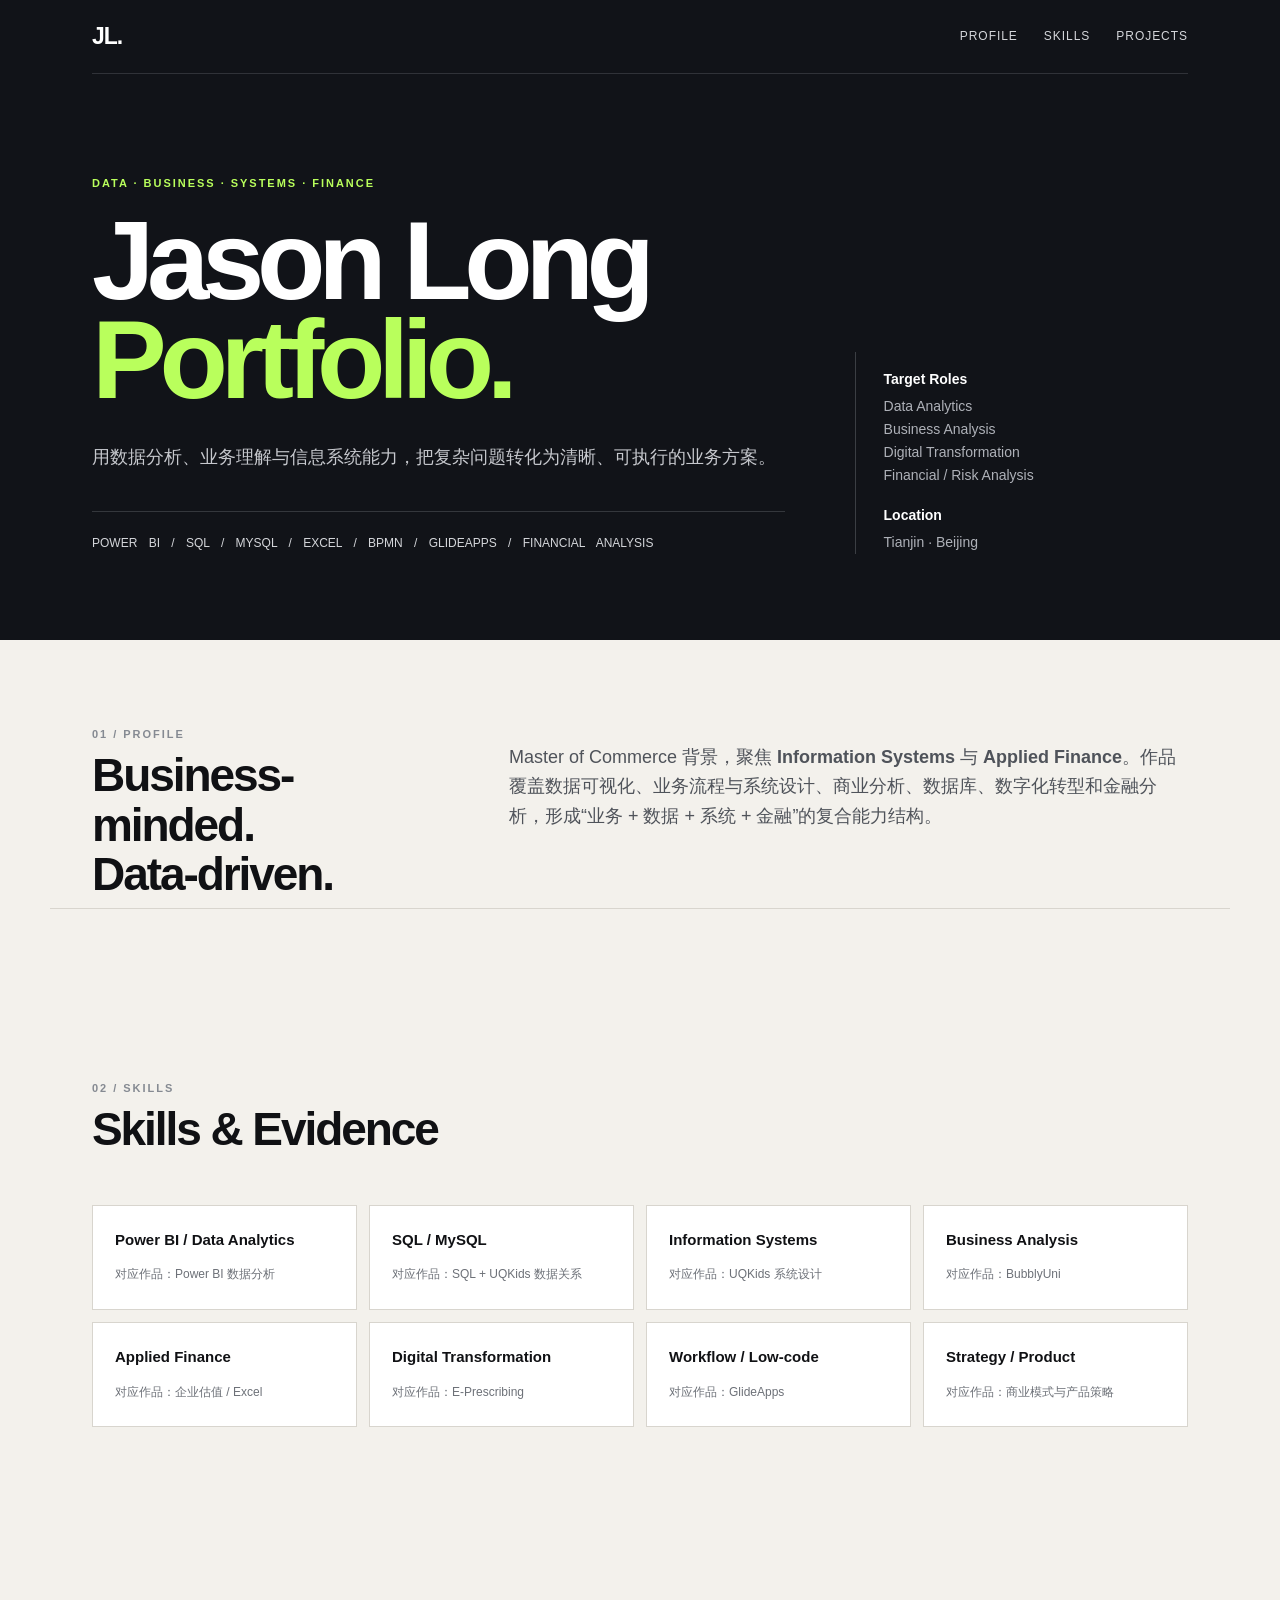
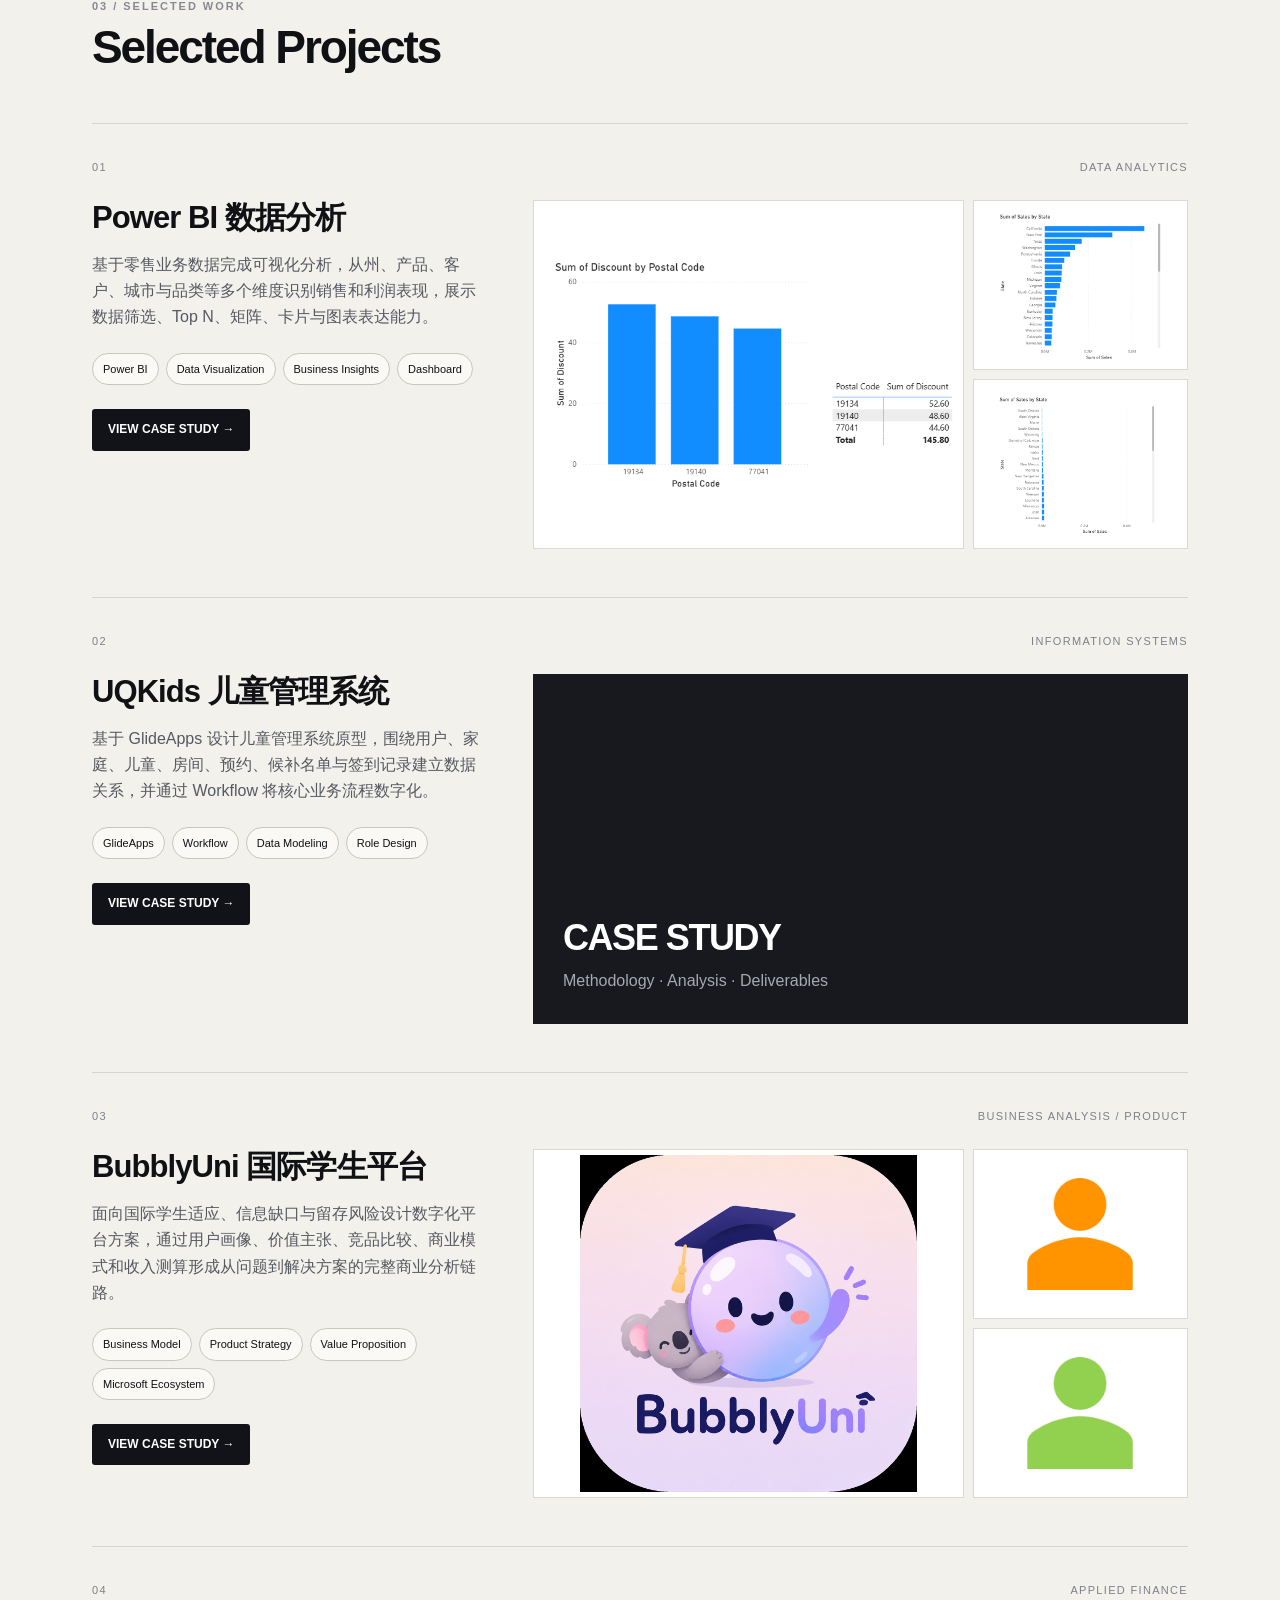
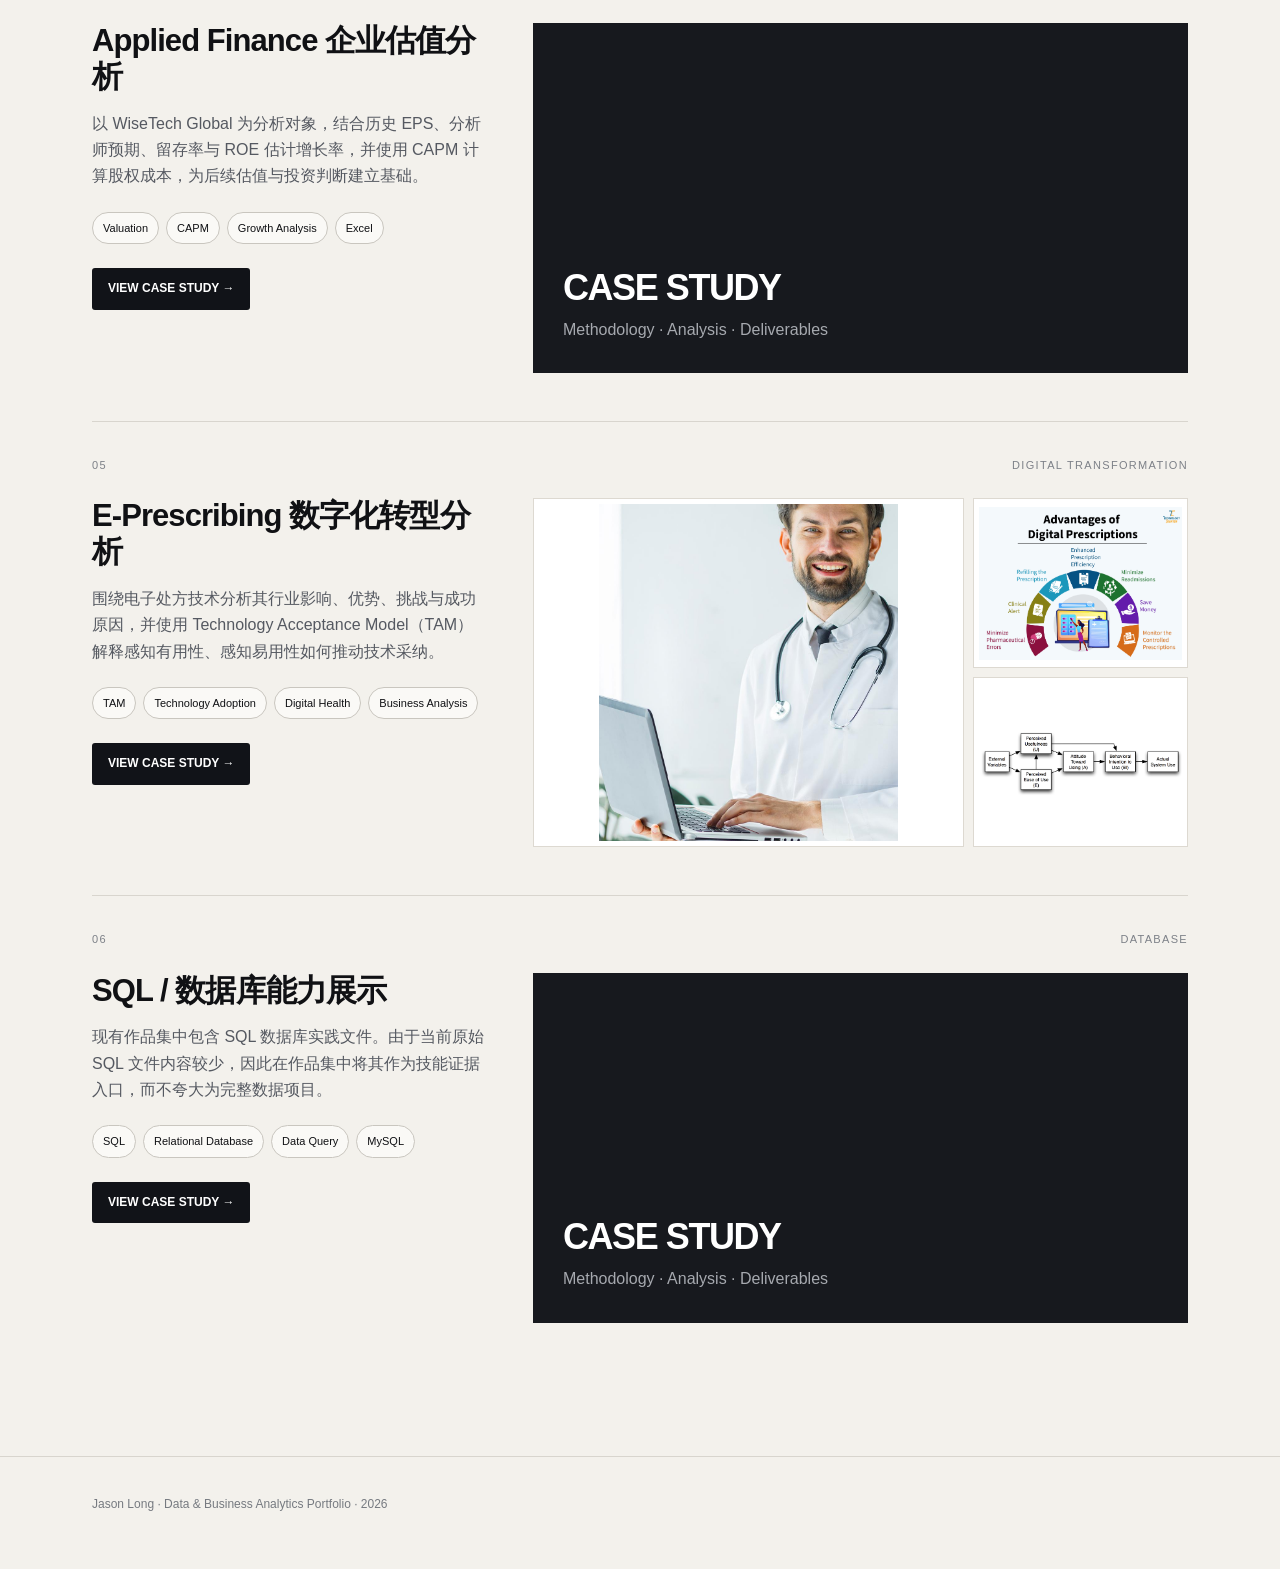
<file: index.html>
<!doctype html><html lang="zh-CN"><head>
<meta charset="utf-8"><meta name="viewport" content="width=device-width,initial-scale=1">
<title>Jason Long | Data & Business Analytics Portfolio</title>
<meta name="description" content="Jason Long portfolio: Data Analytics, Business Analysis, Information Systems and Applied Finance.">
<link rel="stylesheet" href="assets/style.css"></head>
<body>
<header class="top"><div class="wrap">
<nav><div class="logo">JL.</div><a href="#profile">PROFILE</a><a href="#skills">SKILLS</a><a href="#projects">PROJECTS</a></nav>
<div class="hero">
 <div><div class="kicker">DATA · BUSINESS · SYSTEMS · FINANCE</div>
 <h1>Jason Long<br><span>Portfolio.</span></h1>
 <p>用数据分析、业务理解与信息系统能力，把复杂问题转化为清晰、可执行的业务方案。</p>
 <div class="skillbar">POWER BI / SQL / MYSQL / EXCEL / BPMN / GLIDEAPPS / FINANCIAL ANALYSIS</div></div>
 <div class="meta"><b>Target Roles</b>Data Analytics<br>Business Analysis<br>Digital Transformation<br>Financial / Risk Analysis<b>Location</b>Tianjin · Beijing</div>
</div></div></header>

<main>
<section id="profile"><div class="wrap profile">
 <div><div class="eyebrow">01 / PROFILE</div><h2>Business-minded.<br>Data-driven.</h2></div>
 <p>Master of Commerce 背景，聚焦 <b>Information Systems</b> 与 <b>Applied Finance</b>。作品覆盖数据可视化、业务流程与系统设计、商业分析、数据库、数字化转型和金融分析，形成“业务 + 数据 + 系统 + 金融”的复合能力结构。</p>
</div></section>

<section id="skills"><div class="wrap">
 <div class="eyebrow">02 / SKILLS</div><h2 class="section-title">Skills & Evidence</h2>
 <div class="skills-grid">
  <a class="skill" href="projects/powerbi/index.html"><b>Power BI / Data Analytics</b><span>对应作品：Power BI 数据分析</span></a>
  <a class="skill" href="projects/sql/index.html"><b>SQL / MySQL</b><span>对应作品：SQL + UQKids 数据关系</span></a>
  <a class="skill" href="projects/uqkids/index.html"><b>Information Systems</b><span>对应作品：UQKids 系统设计</span></a>
  <a class="skill" href="projects/bubblyuni/index.html"><b>Business Analysis</b><span>对应作品：BubblyUni</span></a>
  <a class="skill" href="projects/finance/index.html"><b>Applied Finance</b><span>对应作品：企业估值 / Excel</span></a>
  <a class="skill" href="projects/eprescribing/index.html"><b>Digital Transformation</b><span>对应作品：E-Prescribing</span></a>
  <a class="skill" href="projects/uqkids/index.html"><b>Workflow / Low-code</b><span>对应作品：GlideApps</span></a>
  <a class="skill" href="projects/bubblyuni/index.html"><b>Strategy / Product</b><span>对应作品：商业模式与产品策略</span></a>
 </div>
</div></section>

<section id="projects"><div class="wrap">
 <div class="eyebrow">03 / SELECTED WORK</div><h2 class="section-title">Selected Projects</h2>
 
<article class="case">
 <div class="case-head"><span>01</span><span>Data Analytics</span></div>
 <div class="case-grid">
  <div><h3>Power BI 数据分析</h3><p>基于零售业务数据完成可视化分析，从州、产品、客户、城市与品类等多个维度识别销售和利润表现，展示数据筛选、Top N、矩阵、卡片与图表表达能力。</p><div class="tags"><span>Power BI</span><span>Data Visualization</span><span>Business Insights</span><span>Dashboard</span></div>
  <a class="btn" href="projects/powerbi/index.html">VIEW CASE STUDY →</a></div>
  <div class="visuals"><img src="assets/powerbi_1.png"><img src="assets/powerbi_2.png"><img src="assets/powerbi_3.png"></div>
 </div>
</article>
<article class="case">
 <div class="case-head"><span>02</span><span>Information Systems</span></div>
 <div class="case-grid">
  <div><h3>UQKids 儿童管理系统</h3><p>基于 GlideApps 设计儿童管理系统原型，围绕用户、家庭、儿童、房间、预约、候补名单与签到记录建立数据关系，并通过 Workflow 将核心业务流程数字化。</p><div class="tags"><span>GlideApps</span><span>Workflow</span><span>Data Modeling</span><span>Role Design</span></div>
  <a class="btn" href="projects/uqkids/index.html">VIEW CASE STUDY →</a></div>
  <div class="placeholder"><b>CASE STUDY</b><span>Methodology · Analysis · Deliverables</span></div>
 </div>
</article>
<article class="case">
 <div class="case-head"><span>03</span><span>Business Analysis / Product</span></div>
 <div class="case-grid">
  <div><h3>BubblyUni 国际学生平台</h3><p>面向国际学生适应、信息缺口与留存风险设计数字化平台方案，通过用户画像、价值主张、竞品比较、商业模式和收入测算形成从问题到解决方案的完整商业分析链路。</p><div class="tags"><span>Business Model</span><span>Product Strategy</span><span>Value Proposition</span><span>Microsoft Ecosystem</span></div>
  <a class="btn" href="projects/bubblyuni/index.html">VIEW CASE STUDY →</a></div>
  <div class="visuals"><img src="assets/bubbly_1.png"><img src="assets/bubbly_2.png"><img src="assets/bubbly_3.png"></div>
 </div>
</article>
<article class="case">
 <div class="case-head"><span>04</span><span>Applied Finance</span></div>
 <div class="case-grid">
  <div><h3>Applied Finance 企业估值分析</h3><p>以 WiseTech Global 为分析对象，结合历史 EPS、分析师预期、留存率与 ROE 估计增长率，并使用 CAPM 计算股权成本，为后续估值与投资判断建立基础。</p><div class="tags"><span>Valuation</span><span>CAPM</span><span>Growth Analysis</span><span>Excel</span></div>
  <a class="btn" href="projects/finance/index.html">VIEW CASE STUDY →</a></div>
  <div class="placeholder"><b>CASE STUDY</b><span>Methodology · Analysis · Deliverables</span></div>
 </div>
</article>
<article class="case">
 <div class="case-head"><span>05</span><span>Digital Transformation</span></div>
 <div class="case-grid">
  <div><h3>E-Prescribing 数字化转型分析</h3><p>围绕电子处方技术分析其行业影响、优势、挑战与成功原因，并使用 Technology Acceptance Model（TAM）解释感知有用性、感知易用性如何推动技术采纳。</p><div class="tags"><span>TAM</span><span>Technology Adoption</span><span>Digital Health</span><span>Business Analysis</span></div>
  <a class="btn" href="projects/eprescribing/index.html">VIEW CASE STUDY →</a></div>
  <div class="visuals"><img src="assets/eprescribing_1.jpeg"><img src="assets/eprescribing_2.jpeg"><img src="assets/eprescribing_3.png"></div>
 </div>
</article>
<article class="case">
 <div class="case-head"><span>06</span><span>Database</span></div>
 <div class="case-grid">
  <div><h3>SQL / 数据库能力展示</h3><p>现有作品集中包含 SQL 数据库实践文件。由于当前原始 SQL 文件内容较少，因此在作品集中将其作为技能证据入口，而不夸大为完整数据项目。</p><div class="tags"><span>SQL</span><span>Relational Database</span><span>Data Query</span><span>MySQL</span></div>
  <a class="btn" href="projects/sql/index.html">VIEW CASE STUDY →</a></div>
  <div class="placeholder"><b>CASE STUDY</b><span>Methodology · Analysis · Deliverables</span></div>
 </div>
</article>
</div></section>
</main>
<footer class="footer"><div class="wrap">Jason Long · Data & Business Analytics Portfolio · 2026</div></footer>
</body></html>
</file>
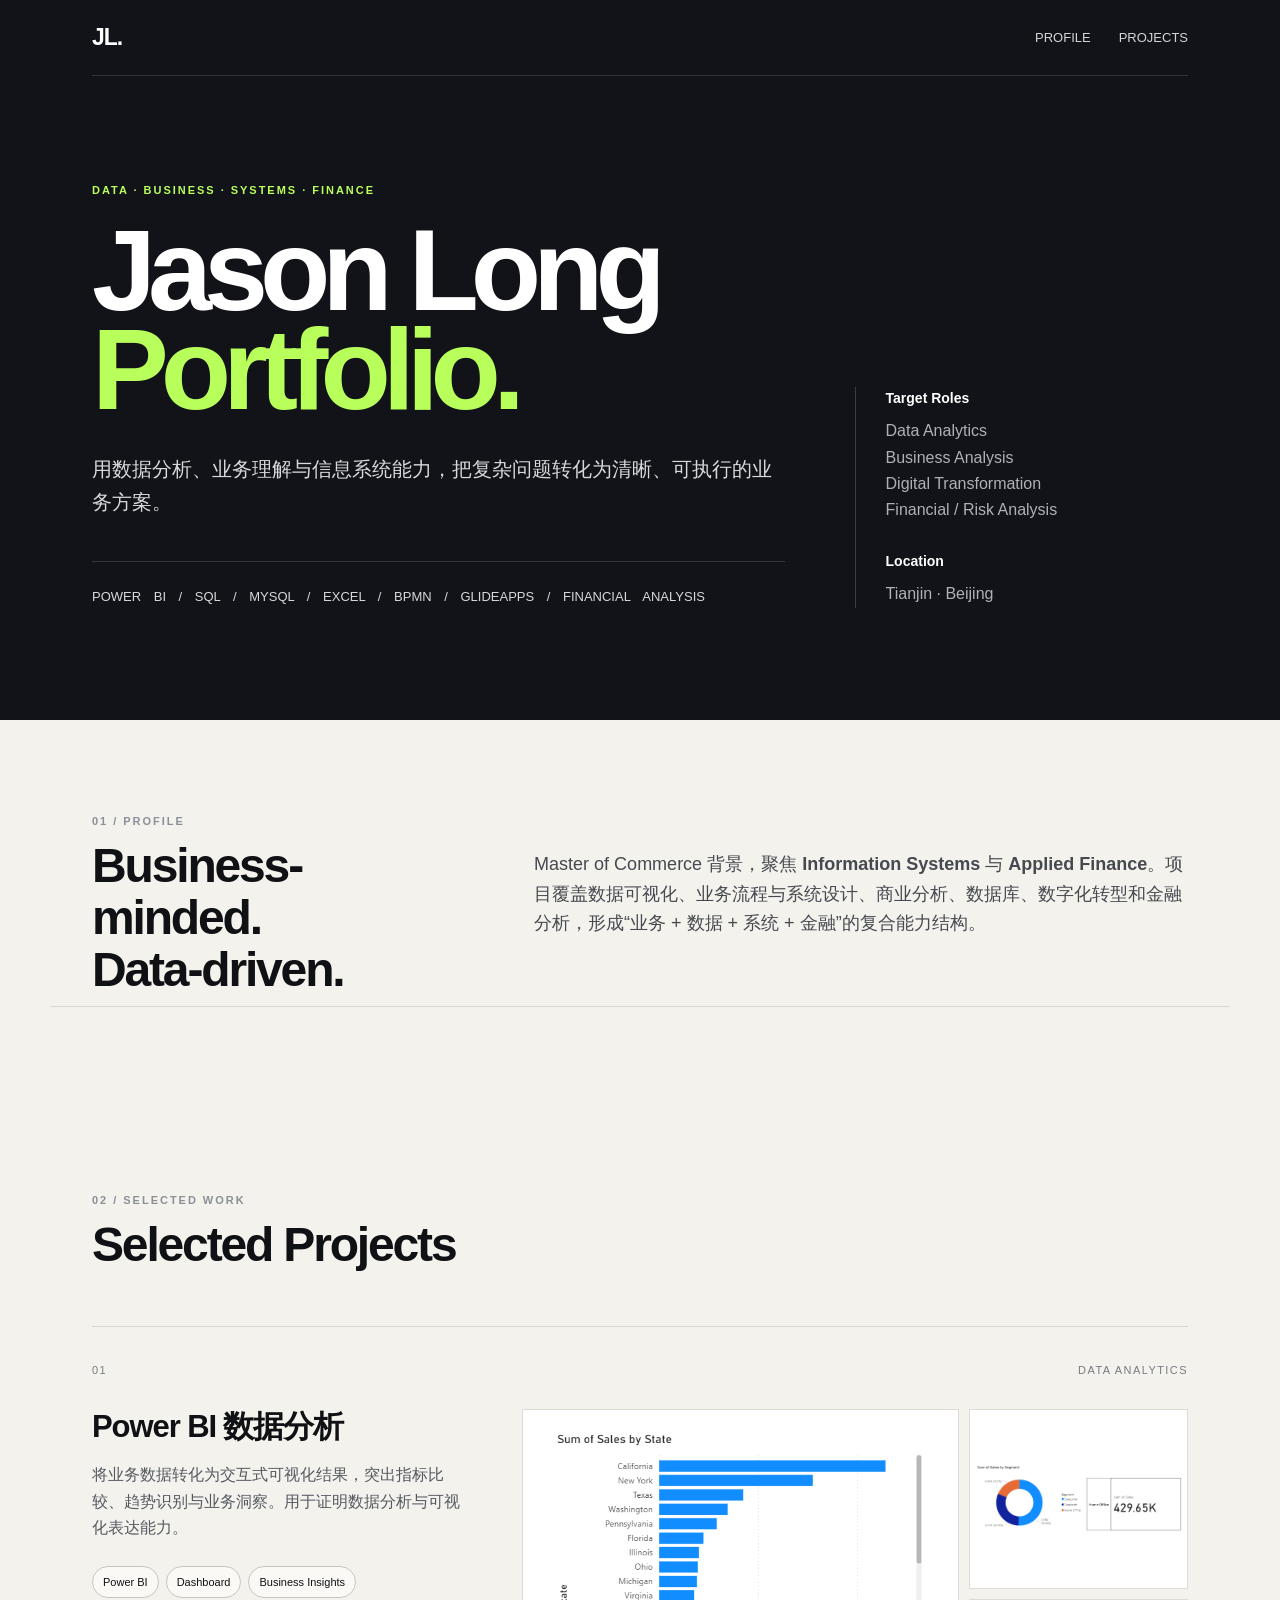
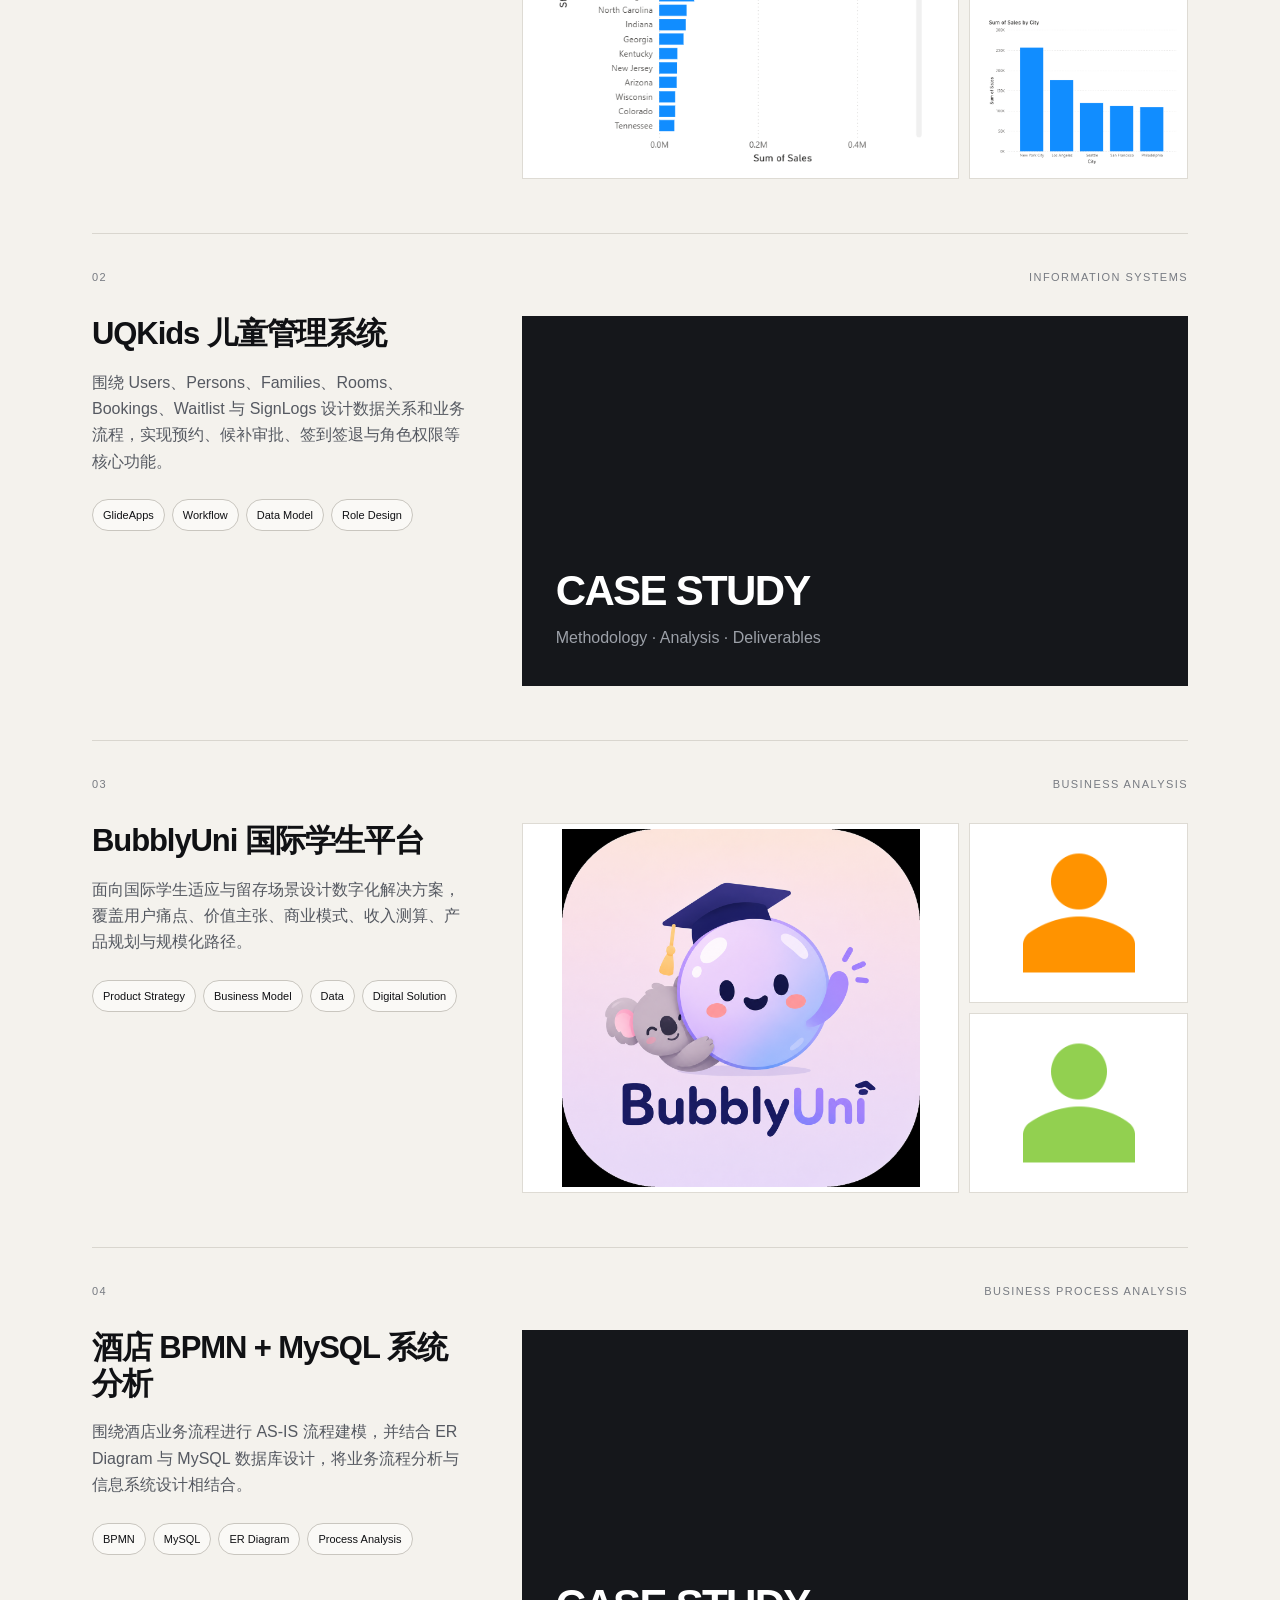
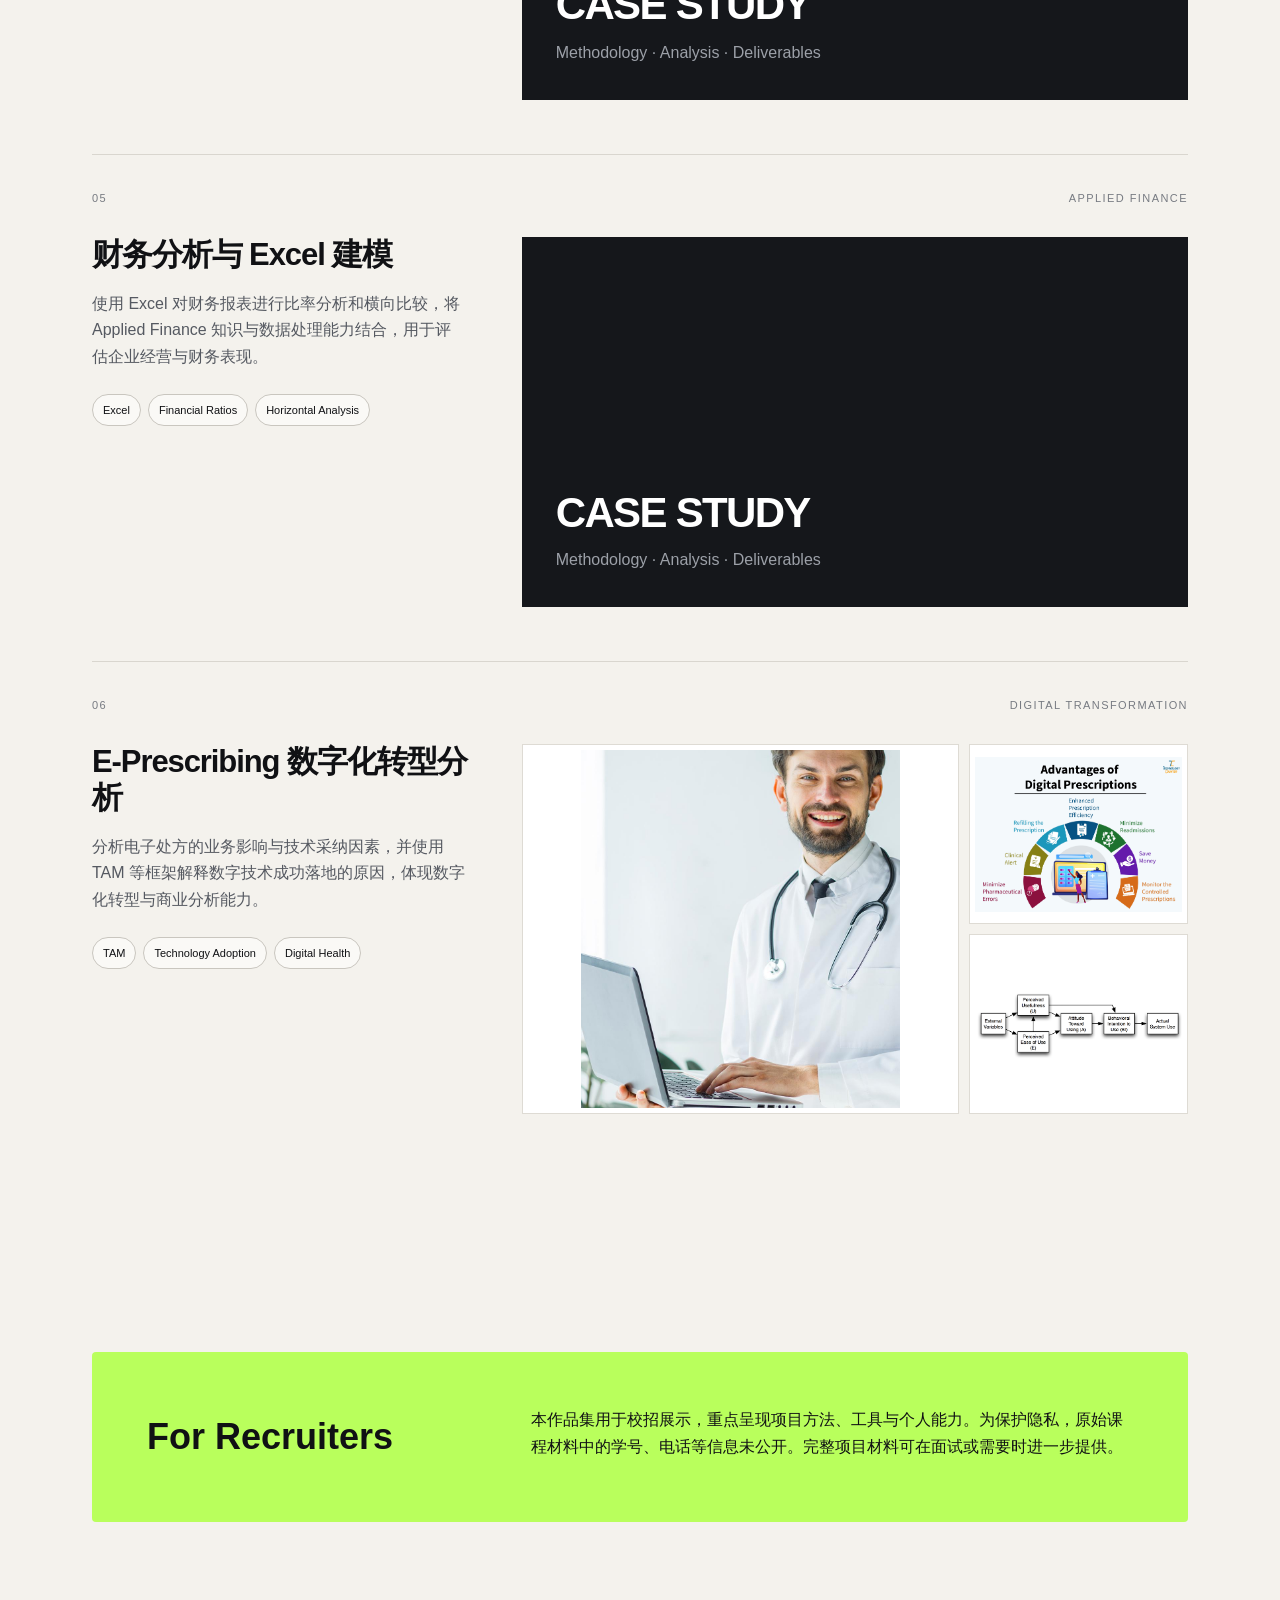
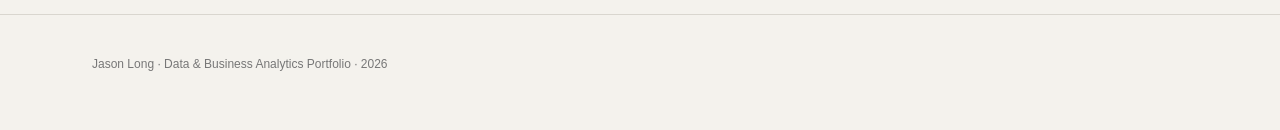
<file: Jason_Long_Portfolio_Premium/Jason_Long_Portfolio_Premium/index.html>
<!doctype html>
<html lang="zh-CN">
<head>
<meta charset="utf-8"><meta name="viewport" content="width=device-width,initial-scale=1">
<title>Jason Long — Data & Business Analytics Portfolio</title>
<meta name="description" content="Jason Long — Data Analytics, Business Analysis, Information Systems and Applied Finance portfolio.">
<style>
:root{--ink:#101114;--muted:#696d75;--paper:#f4f2ed;--card:#fff;--line:#d9d6cf;--accent:#b9ff5c}
*{box-sizing:border-box} html{scroll-behavior:smooth}
body{margin:0;background:var(--paper);color:var(--ink);font-family:Arial,"Microsoft YaHei",sans-serif;line-height:1.65}
a{color:inherit} .wrap{max-width:1180px;margin:auto;padding:0 42px}
nav{height:76px;display:flex;align-items:center;border-bottom:1px solid #303238;gap:28px}
.logo{font-size:23px;font-weight:800;letter-spacing:-1px;margin-right:auto} nav a{text-decoration:none;color:#d4d5d7;font-size:13px}
.hero{background:#111318;color:white;min-height:720px} .hero-main{padding:105px 0 90px;display:grid;grid-template-columns:1.35fr .65fr;gap:70px;align-items:end}
.kicker,.label{font-size:11px;letter-spacing:.18em;text-transform:uppercase;font-weight:700;color:#8b8f98}
.hero .kicker{color:var(--accent)} h1{font-size:clamp(64px,9vw,118px);line-height:.86;letter-spacing:-.07em;margin:22px 0 34px}
h1 em{font-style:normal;color:var(--accent)} .hero-lead{font-size:20px;color:#d8d9dc;max-width:760px}
.hero-side{border-left:1px solid #3a3d43;padding-left:30px;color:#aeb1b8} .hero-side strong{display:block;color:white;font-size:14px;margin-bottom:8px}
.skills{margin-top:42px;padding-top:24px;border-top:1px solid #34373c;color:#d7d8da;font-size:13px;word-spacing:9px}
section{padding:92px 0} .profile{display:grid;grid-template-columns:.7fr 1.3fr;gap:90px;border-bottom:1px solid var(--line)}
.profile h2,.work-title{font-size:48px;line-height:1.08;letter-spacing:-.045em;margin:10px 0} .profile p{font-size:18px;color:#464950;margin-top:38px}
.work-title{margin-bottom:55px} .case{border-top:1px solid var(--line);padding:34px 0 54px}
.case-head{display:flex;justify-content:space-between;color:#777b82;font-size:11px;letter-spacing:.13em;text-transform:uppercase;margin-bottom:30px}
.case-grid{display:grid;grid-template-columns:.72fr 1.28fr;gap:55px;align-items:start} .case h3{font-size:31px;line-height:1.15;letter-spacing:-.035em;margin:0 0 18px}
.case p{color:#555961;margin:0 0 24px} .tags{display:flex;flex-wrap:wrap;gap:7px} .tags span{font-size:11px;padding:6px 10px;border:1px solid #c9c6bf;border-radius:999px;background:#faf9f6}
.visuals{display:grid;grid-template-columns:2fr 1fr;grid-template-rows:180px 180px;gap:10px} .visuals img{width:100%;height:100%;object-fit:contain;background:white;border:1px solid #dedbd4;padding:5px}
.visuals img:first-child{grid-row:1/3} .placeholder{height:370px;background:#15171b;color:white;display:flex;flex-direction:column;justify-content:flex-end;padding:34px}
.placeholder div{font-size:42px;font-weight:800;letter-spacing:-.04em} .placeholder span{color:#9ca0a8}
.recruiter{background:#b9ff5c;padding:55px;border-radius:4px;display:grid;grid-template-columns:.7fr 1.3fr;gap:60px} .recruiter h2{font-size:36px;margin:0} .recruiter p{margin:0;font-size:16px}
footer{padding:40px 0 55px;border-top:1px solid var(--line);font-size:12px;color:#777}
@media(max-width:800px){.wrap{padding:0 22px}.hero-main,.profile,.case-grid,.recruiter{grid-template-columns:1fr;gap:30px}.hero-main{padding-top:70px}.hero-side{border-left:0;padding-left:0}.visuals{grid-template-columns:1fr;grid-template-rows:auto}.visuals img,.visuals img:first-child{grid-row:auto;height:auto;max-height:420px}.profile h2,.work-title{font-size:38px}}
</style>
</head>
<body>
<header class="hero">
 <div class="wrap">
  <nav><div class="logo">JL.</div><a href="#profile">PROFILE</a><a href="#work">PROJECTS</a></nav>
  <div class="hero-main">
   <div>
    <div class="kicker">DATA · BUSINESS · SYSTEMS · FINANCE</div>
    <h1>Jason Long<br><em>Portfolio.</em></h1>
    <div class="hero-lead">用数据分析、业务理解与信息系统能力，把复杂问题转化为清晰、可执行的业务方案。</div>
    <div class="skills">POWER BI / SQL / MYSQL / EXCEL / BPMN / GLIDEAPPS / FINANCIAL ANALYSIS</div>
   </div>
   <div class="hero-side"><strong>Target Roles</strong>Data Analytics<br>Business Analysis<br>Digital Transformation<br>Financial / Risk Analysis<br><br><strong>Location</strong>Tianjin · Beijing</div>
  </div>
 </div>
</header>
<main>
<section id="profile"><div class="wrap profile">
 <div><div class="label">01 / PROFILE</div><h2>Business-minded.<br>Data-driven.</h2></div>
 <p>Master of Commerce 背景，聚焦 <b>Information Systems</b> 与 <b>Applied Finance</b>。项目覆盖数据可视化、业务流程与系统设计、商业分析、数据库、数字化转型和金融分析，形成“业务 + 数据 + 系统 + 金融”的复合能力结构。</p>
</div></section>
<section id="work"><div class="wrap"><div class="label">02 / SELECTED WORK</div><h2 class="work-title">Selected Projects</h2>
    <article class="case">
      <div class="case-head"><span class="case-no">01</span><span class="case-type">Data Analytics</span></div>
      <div class="case-grid">
        <div class="case-copy">
          <h3>Power BI 数据分析</h3>
          <p>将业务数据转化为交互式可视化结果，突出指标比较、趋势识别与业务洞察。用于证明数据分析与可视化表达能力。</p>
          <div class="tags"><span>Power BI</span><span>Dashboard</span><span>Business Insights</span></div>
        </div>
        <div class="visuals"><img src="assets/powerbi_1.png" loading="lazy"><img src="assets/powerbi_2.png" loading="lazy"><img src="assets/powerbi_3.png" loading="lazy"></div>
      </div>
    </article>
    <article class="case">
      <div class="case-head"><span class="case-no">02</span><span class="case-type">Information Systems</span></div>
      <div class="case-grid">
        <div class="case-copy">
          <h3>UQKids 儿童管理系统</h3>
          <p>围绕 Users、Persons、Families、Rooms、Bookings、Waitlist 与 SignLogs 设计数据关系和业务流程，实现预约、候补审批、签到签退与角色权限等核心功能。</p>
          <div class="tags"><span>GlideApps</span><span>Workflow</span><span>Data Model</span><span>Role Design</span></div>
        </div>
        <div class="placeholder"><div>CASE STUDY</div><span>Methodology · Analysis · Deliverables</span></div>
      </div>
    </article>
    <article class="case">
      <div class="case-head"><span class="case-no">03</span><span class="case-type">Business Analysis</span></div>
      <div class="case-grid">
        <div class="case-copy">
          <h3>BubblyUni 国际学生平台</h3>
          <p>面向国际学生适应与留存场景设计数字化解决方案，覆盖用户痛点、价值主张、商业模式、收入测算、产品规划与规模化路径。</p>
          <div class="tags"><span>Product Strategy</span><span>Business Model</span><span>Data</span><span>Digital Solution</span></div>
        </div>
        <div class="visuals"><img src="assets/bubbly_1.png" loading="lazy"><img src="assets/bubbly_2.png" loading="lazy"><img src="assets/bubbly_3.png" loading="lazy"></div>
      </div>
    </article>
    <article class="case">
      <div class="case-head"><span class="case-no">04</span><span class="case-type">Business Process Analysis</span></div>
      <div class="case-grid">
        <div class="case-copy">
          <h3>酒店 BPMN + MySQL 系统分析</h3>
          <p>围绕酒店业务流程进行 AS-IS 流程建模，并结合 ER Diagram 与 MySQL 数据库设计，将业务流程分析与信息系统设计相结合。</p>
          <div class="tags"><span>BPMN</span><span>MySQL</span><span>ER Diagram</span><span>Process Analysis</span></div>
        </div>
        <div class="placeholder"><div>CASE STUDY</div><span>Methodology · Analysis · Deliverables</span></div>
      </div>
    </article>
    <article class="case">
      <div class="case-head"><span class="case-no">05</span><span class="case-type">Applied Finance</span></div>
      <div class="case-grid">
        <div class="case-copy">
          <h3>财务分析与 Excel 建模</h3>
          <p>使用 Excel 对财务报表进行比率分析和横向比较，将 Applied Finance 知识与数据处理能力结合，用于评估企业经营与财务表现。</p>
          <div class="tags"><span>Excel</span><span>Financial Ratios</span><span>Horizontal Analysis</span></div>
        </div>
        <div class="placeholder"><div>CASE STUDY</div><span>Methodology · Analysis · Deliverables</span></div>
      </div>
    </article>
    <article class="case">
      <div class="case-head"><span class="case-no">06</span><span class="case-type">Digital Transformation</span></div>
      <div class="case-grid">
        <div class="case-copy">
          <h3>E-Prescribing 数字化转型分析</h3>
          <p>分析电子处方的业务影响与技术采纳因素，并使用 TAM 等框架解释数字技术成功落地的原因，体现数字化转型与商业分析能力。</p>
          <div class="tags"><span>TAM</span><span>Technology Adoption</span><span>Digital Health</span></div>
        </div>
        <div class="visuals"><img src="assets/ep_1.jpeg" loading="lazy"><img src="assets/ep_2.jpeg" loading="lazy"><img src="assets/ep_3.png" loading="lazy"></div>
      </div>
    </article></div></section>
<section><div class="wrap"><div class="recruiter"><h2>For Recruiters</h2><p>本作品集用于校招展示，重点呈现项目方法、工具与个人能力。为保护隐私，原始课程材料中的学号、电话等信息未公开。完整项目材料可在面试或需要时进一步提供。</p></div></div></section>
</main>
<footer><div class="wrap">Jason Long · Data & Business Analytics Portfolio · 2026</div></footer>
</body></html>
</file>
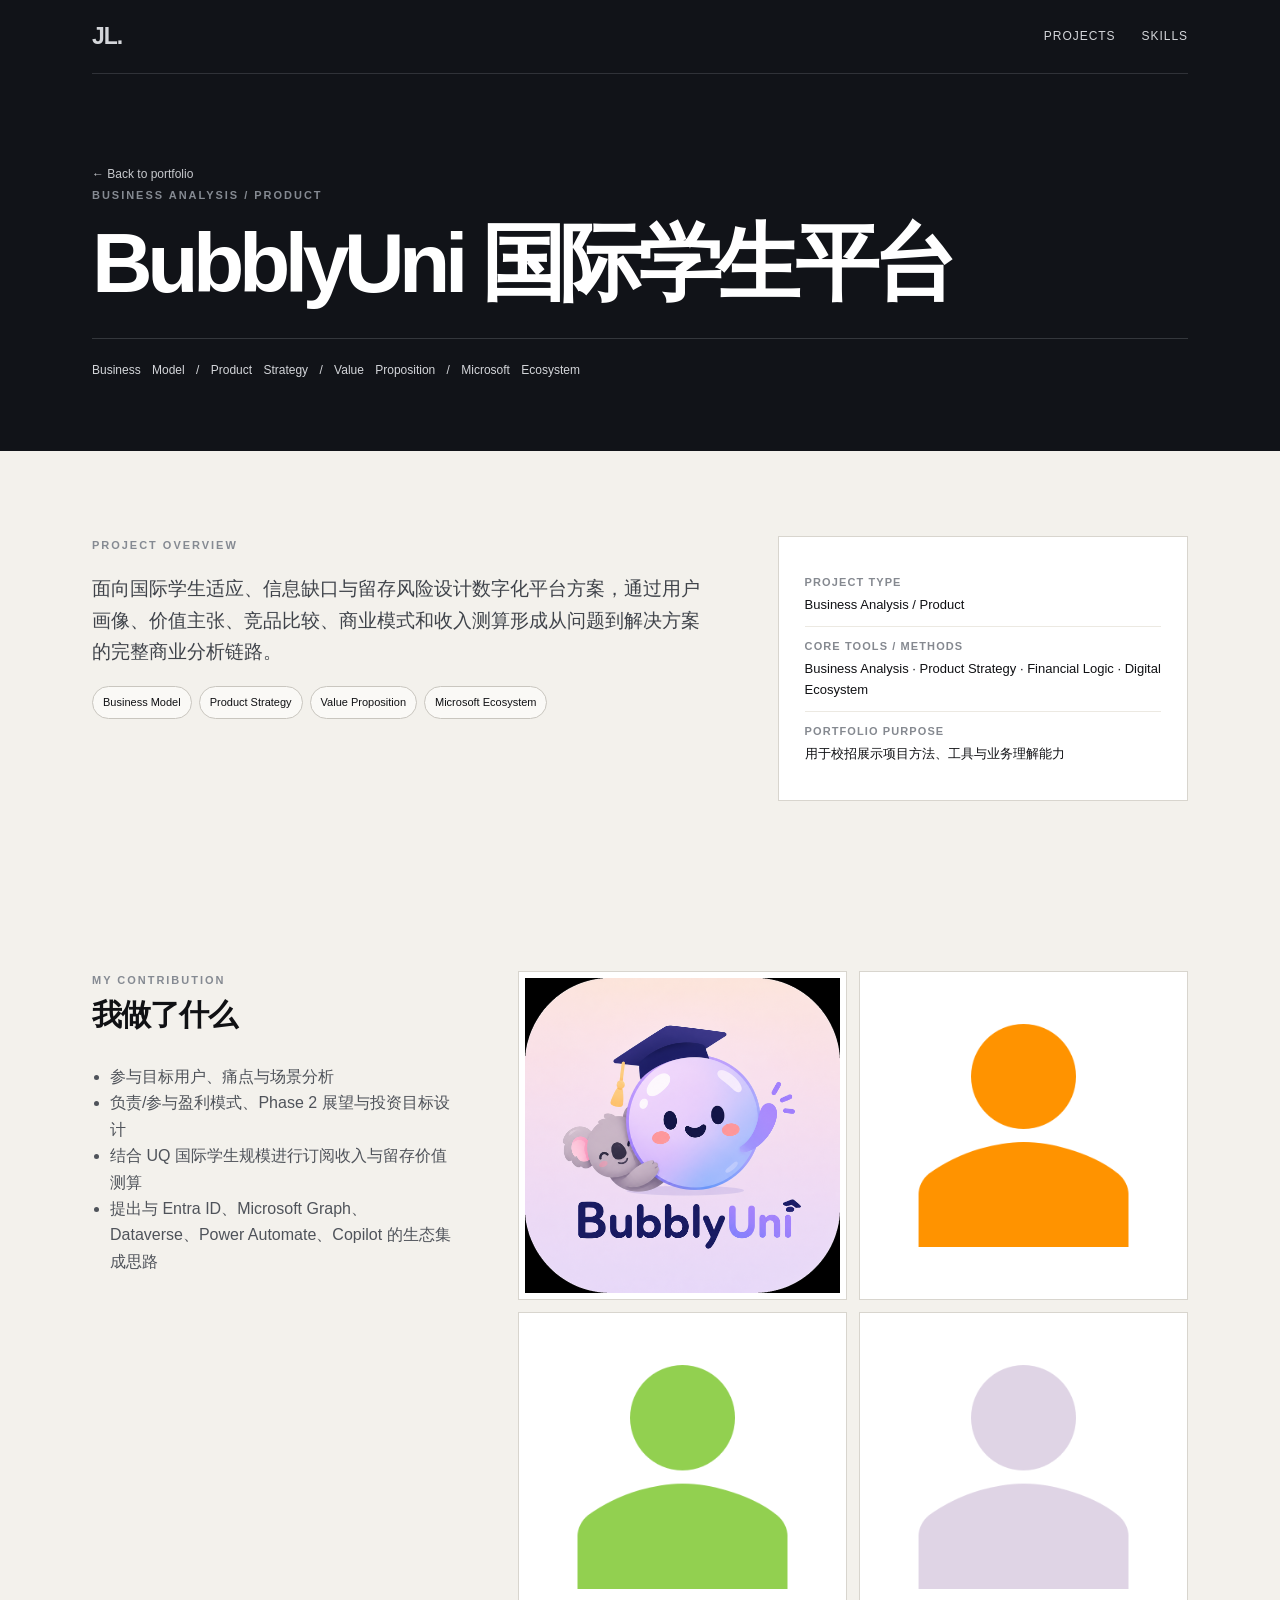
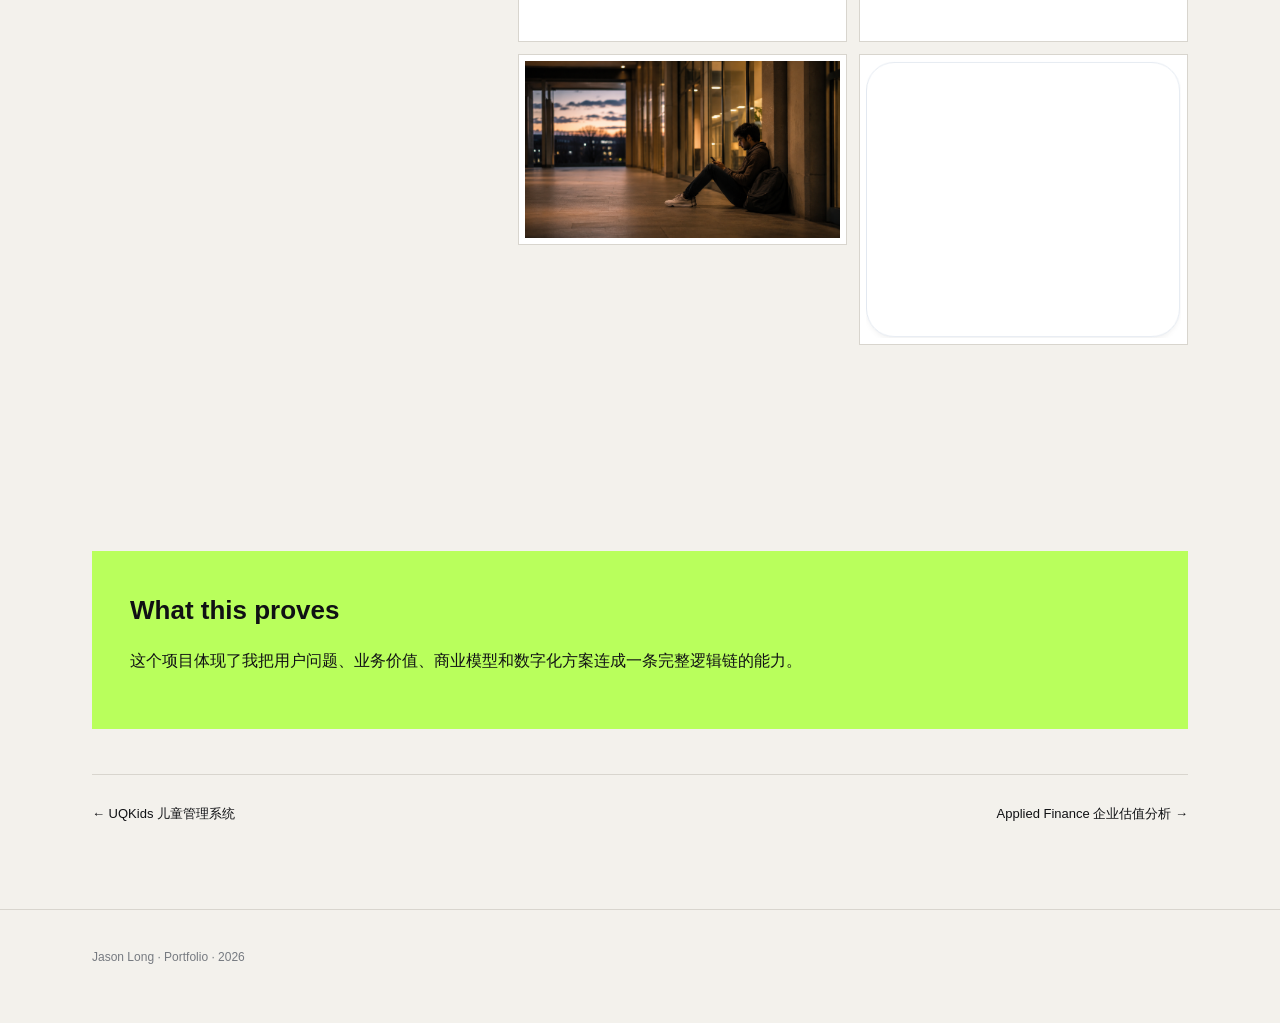
<file: projects/bubblyuni/index.html>
<!doctype html><html lang="zh-CN"><head>
<meta charset="utf-8"><meta name="viewport" content="width=device-width,initial-scale=1">
<title>BubblyUni 国际学生平台 | Jason Long Portfolio</title>
<link rel="stylesheet" href="../../assets/style.css"></head>
<body>
<header class="top"><div class="wrap">
<nav><a class="logo" href="../../index.html">JL.</a><a href="../../index.html#projects">PROJECTS</a><a href="../../index.html#skills">SKILLS</a></nav>
<div class="project-hero">
 <a class="back" href="../../index.html#projects">← Back to portfolio</a>
 <div class="kicker">Business Analysis / Product</div><h1>BubblyUni 国际学生平台</h1>
 <div class="skillbar">Business Model / Product Strategy / Value Proposition / Microsoft Ecosystem</div>
</div></div></header>
<main>
<section><div class="wrap project-summary">
 <div><div class="eyebrow">PROJECT OVERVIEW</div><p>面向国际学生适应、信息缺口与留存风险设计数字化平台方案，通过用户画像、价值主张、竞品比较、商业模式和收入测算形成从问题到解决方案的完整商业分析链路。</p><div class="tags"><span>Business Model</span><span>Product Strategy</span><span>Value Proposition</span><span>Microsoft Ecosystem</span></div></div>
 <div class="factbox"><div><b>PROJECT TYPE</b>Business Analysis / Product</div><div><b>CORE TOOLS / METHODS</b>Business Analysis · Product Strategy · Financial Logic · Digital Ecosystem</div><div><b>PORTFOLIO PURPOSE</b>用于校招展示项目方法、工具与业务理解能力</div></div>
</div></section>
<section><div class="wrap content-grid">
 <div><div class="eyebrow">MY CONTRIBUTION</div><h2>我做了什么</h2><ul class="bullets"><li>参与目标用户、痛点与场景分析</li><li>负责/参与盈利模式、Phase 2 展望与投资目标设计</li><li>结合 UQ 国际学生规模进行订阅收入与留存价值测算</li><li>提出与 Entra ID、Microsoft Graph、Dataverse、Power Automate、Copilot 的生态集成思路</li></ul></div>
 <div><div class="gallery"><img src="../../assets/bubbly_1.png"><img src="../../assets/bubbly_2.png"><img src="../../assets/bubbly_3.png"><img src="../../assets/bubbly_4.png"><img src="../../assets/bubbly_5.png"><img src="../../assets/bubbly_6.png"></div></div>
</div></section>
<section><div class="wrap"><div class="callout"><h3>What this proves</h3><p>这个项目体现了我把用户问题、业务价值、商业模型和数字化方案连成一条完整逻辑链的能力。</p></div>
<div class="nav-projects"><a href="../uqkids/index.html">← UQKids 儿童管理系统</a><a href="../finance/index.html">Applied Finance 企业估值分析 →</a></div>
</div></section></main>
<footer class="footer"><div class="wrap">Jason Long · Portfolio · 2026</div></footer>
</body></html>
</file>
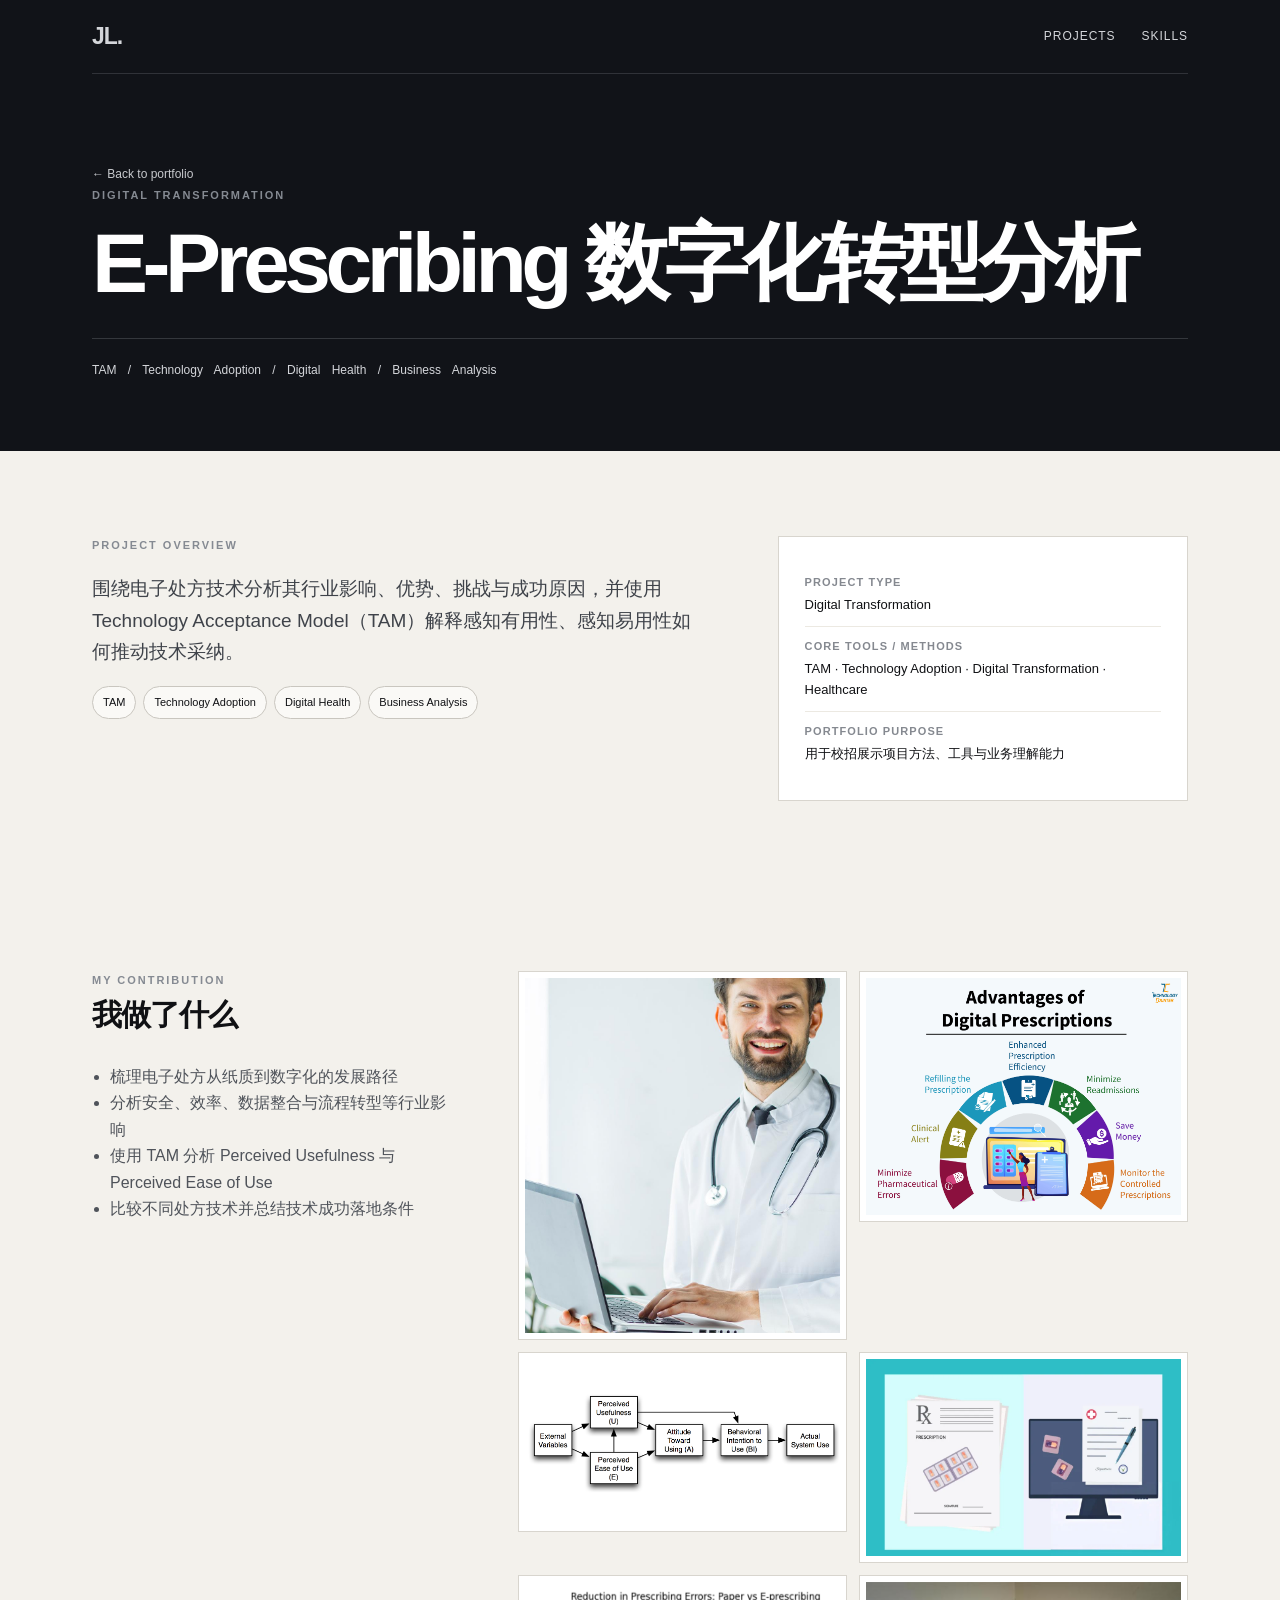
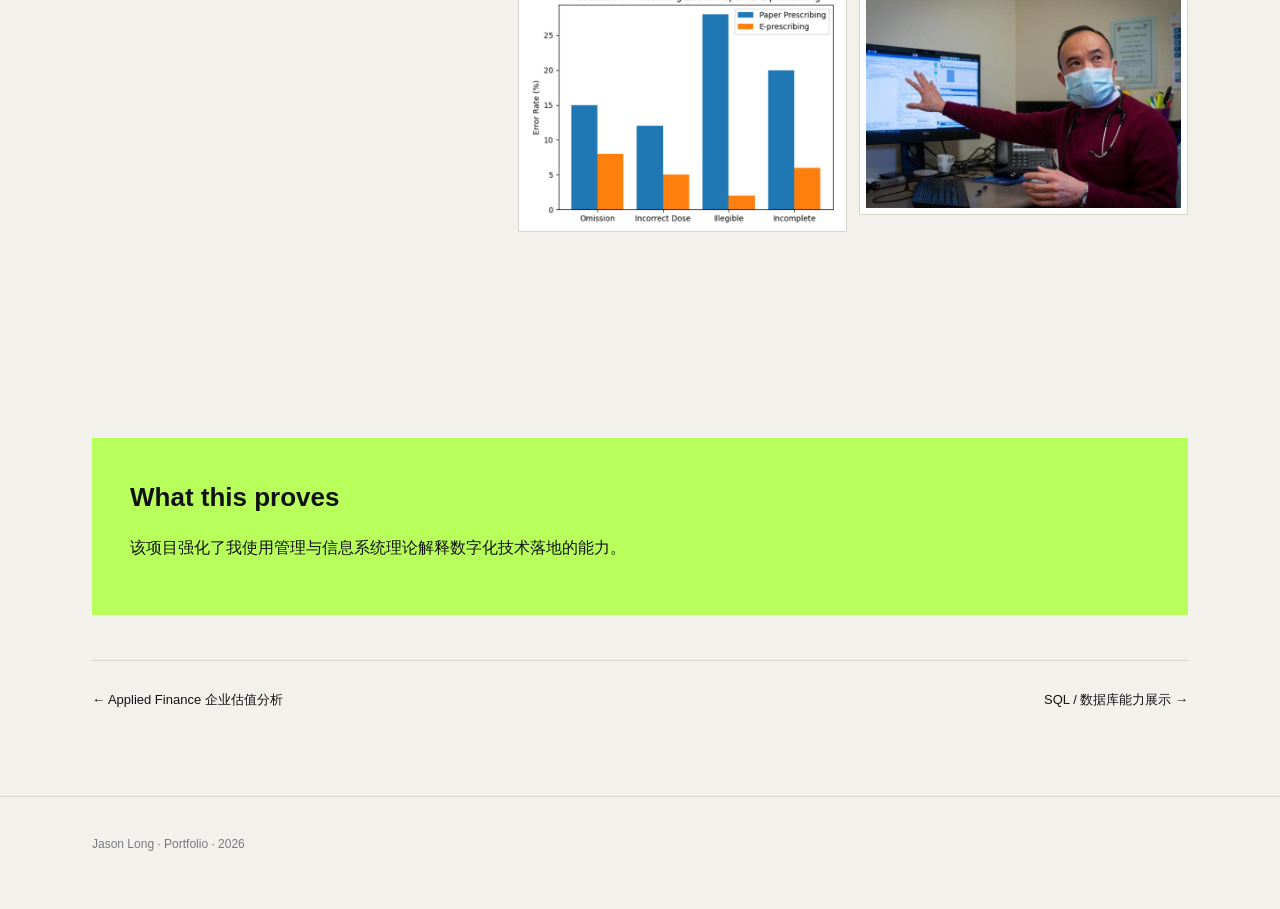
<file: projects/eprescribing/index.html>
<!doctype html><html lang="zh-CN"><head>
<meta charset="utf-8"><meta name="viewport" content="width=device-width,initial-scale=1">
<title>E-Prescribing 数字化转型分析 | Jason Long Portfolio</title>
<link rel="stylesheet" href="../../assets/style.css"></head>
<body>
<header class="top"><div class="wrap">
<nav><a class="logo" href="../../index.html">JL.</a><a href="../../index.html#projects">PROJECTS</a><a href="../../index.html#skills">SKILLS</a></nav>
<div class="project-hero">
 <a class="back" href="../../index.html#projects">← Back to portfolio</a>
 <div class="kicker">Digital Transformation</div><h1>E-Prescribing 数字化转型分析</h1>
 <div class="skillbar">TAM / Technology Adoption / Digital Health / Business Analysis</div>
</div></div></header>
<main>
<section><div class="wrap project-summary">
 <div><div class="eyebrow">PROJECT OVERVIEW</div><p>围绕电子处方技术分析其行业影响、优势、挑战与成功原因，并使用 Technology Acceptance Model（TAM）解释感知有用性、感知易用性如何推动技术采纳。</p><div class="tags"><span>TAM</span><span>Technology Adoption</span><span>Digital Health</span><span>Business Analysis</span></div></div>
 <div class="factbox"><div><b>PROJECT TYPE</b>Digital Transformation</div><div><b>CORE TOOLS / METHODS</b>TAM · Technology Adoption · Digital Transformation · Healthcare</div><div><b>PORTFOLIO PURPOSE</b>用于校招展示项目方法、工具与业务理解能力</div></div>
</div></section>
<section><div class="wrap content-grid">
 <div><div class="eyebrow">MY CONTRIBUTION</div><h2>我做了什么</h2><ul class="bullets"><li>梳理电子处方从纸质到数字化的发展路径</li><li>分析安全、效率、数据整合与流程转型等行业影响</li><li>使用 TAM 分析 Perceived Usefulness 与 Perceived Ease of Use</li><li>比较不同处方技术并总结技术成功落地条件</li></ul></div>
 <div><div class="gallery"><img src="../../assets/eprescribing_1.jpeg"><img src="../../assets/eprescribing_2.jpeg"><img src="../../assets/eprescribing_3.png"><img src="../../assets/eprescribing_4.webp"><img src="../../assets/eprescribing_5.png"><img src="../../assets/eprescribing_6.jpeg"></div></div>
</div></section>
<section><div class="wrap"><div class="callout"><h3>What this proves</h3><p>该项目强化了我使用管理与信息系统理论解释数字化技术落地的能力。</p></div>
<div class="nav-projects"><a href="../finance/index.html">← Applied Finance 企业估值分析</a><a href="../sql/index.html">SQL / 数据库能力展示 →</a></div>
</div></section></main>
<footer class="footer"><div class="wrap">Jason Long · Portfolio · 2026</div></footer>
</body></html>
</file>
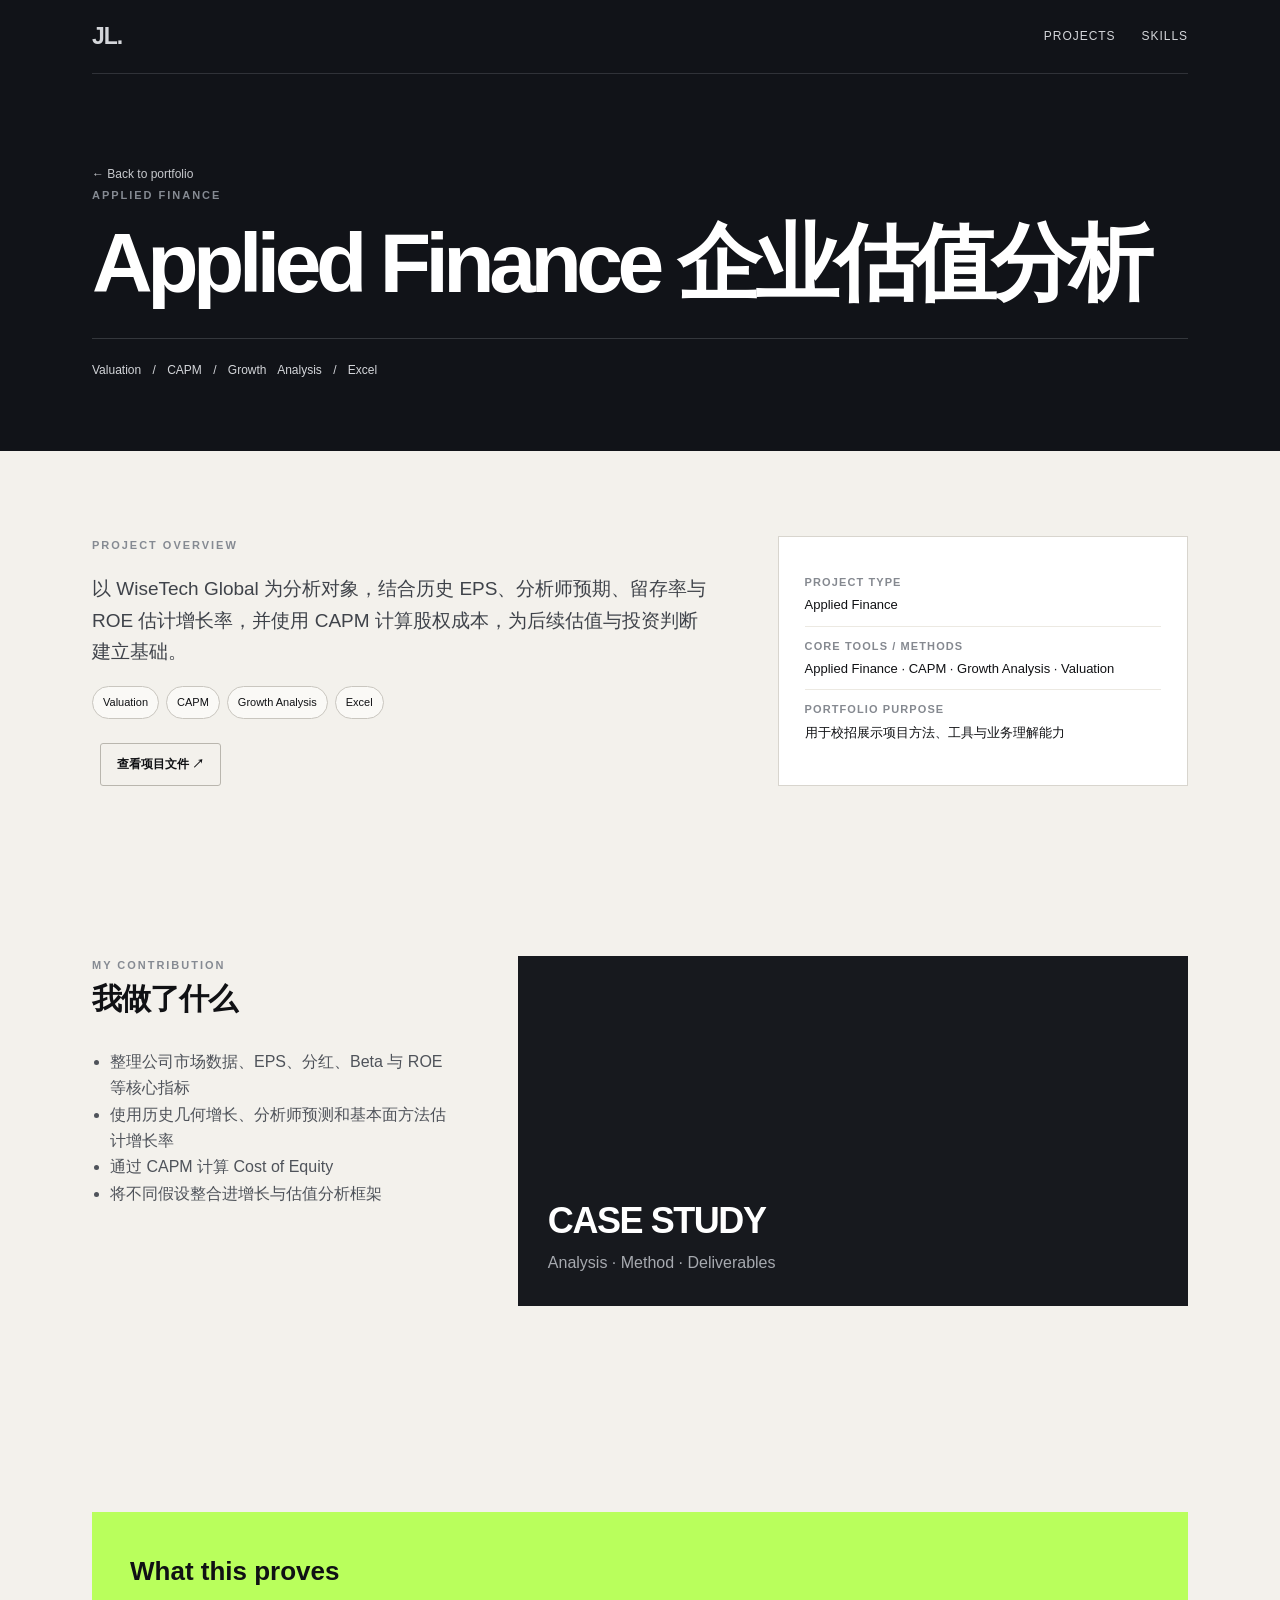
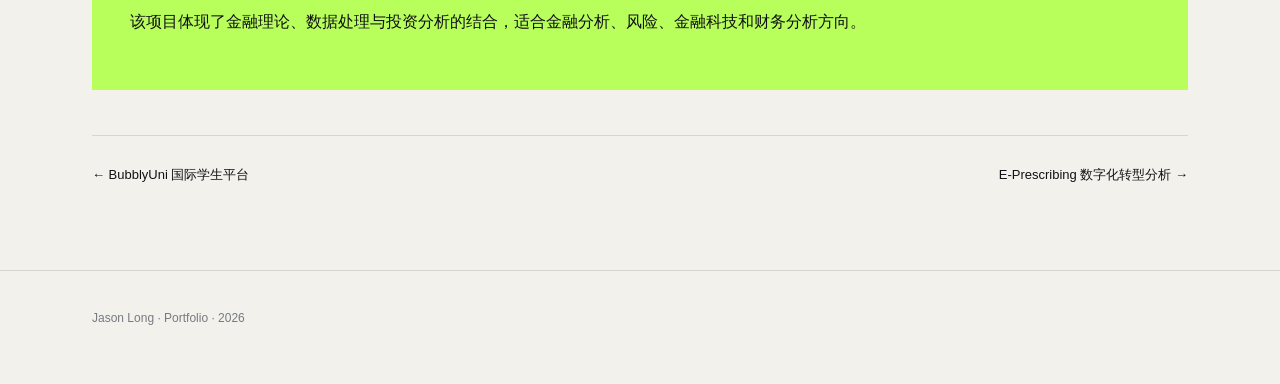
<file: projects/finance/index.html>
<!doctype html><html lang="zh-CN"><head>
<meta charset="utf-8"><meta name="viewport" content="width=device-width,initial-scale=1">
<title>Applied Finance 企业估值分析 | Jason Long Portfolio</title>
<link rel="stylesheet" href="../../assets/style.css"></head>
<body>
<header class="top"><div class="wrap">
<nav><a class="logo" href="../../index.html">JL.</a><a href="../../index.html#projects">PROJECTS</a><a href="../../index.html#skills">SKILLS</a></nav>
<div class="project-hero">
 <a class="back" href="../../index.html#projects">← Back to portfolio</a>
 <div class="kicker">Applied Finance</div><h1>Applied Finance 企业估值分析</h1>
 <div class="skillbar">Valuation / CAPM / Growth Analysis / Excel</div>
</div></div></header>
<main>
<section><div class="wrap project-summary">
 <div><div class="eyebrow">PROJECT OVERVIEW</div><p>以 WiseTech Global 为分析对象，结合历史 EPS、分析师预期、留存率与 ROE 估计增长率，并使用 CAPM 计算股权成本，为后续估值与投资判断建立基础。</p><div class="tags"><span>Valuation</span><span>CAPM</span><span>Growth Analysis</span><span>Excel</span></div><a class="btn alt" href="../../files/financial_analysis.xlsx" target="_blank">查看项目文件 ↗</a></div>
 <div class="factbox"><div><b>PROJECT TYPE</b>Applied Finance</div><div><b>CORE TOOLS / METHODS</b>Applied Finance · CAPM · Growth Analysis · Valuation</div><div><b>PORTFOLIO PURPOSE</b>用于校招展示项目方法、工具与业务理解能力</div></div>
</div></section>
<section><div class="wrap content-grid">
 <div><div class="eyebrow">MY CONTRIBUTION</div><h2>我做了什么</h2><ul class="bullets"><li>整理公司市场数据、EPS、分红、Beta 与 ROE 等核心指标</li><li>使用历史几何增长、分析师预测和基本面方法估计增长率</li><li>通过 CAPM 计算 Cost of Equity</li><li>将不同假设整合进增长与估值分析框架</li></ul></div>
 <div><div class="placeholder"><b>CASE STUDY</b><span>Analysis · Method · Deliverables</span></div></div>
</div></section>
<section><div class="wrap"><div class="callout"><h3>What this proves</h3><p>该项目体现了金融理论、数据处理与投资分析的结合，适合金融分析、风险、金融科技和财务分析方向。</p></div>
<div class="nav-projects"><a href="../bubblyuni/index.html">← BubblyUni 国际学生平台</a><a href="../eprescribing/index.html">E-Prescribing 数字化转型分析 →</a></div>
</div></section></main>
<footer class="footer"><div class="wrap">Jason Long · Portfolio · 2026</div></footer>
</body></html>
</file>
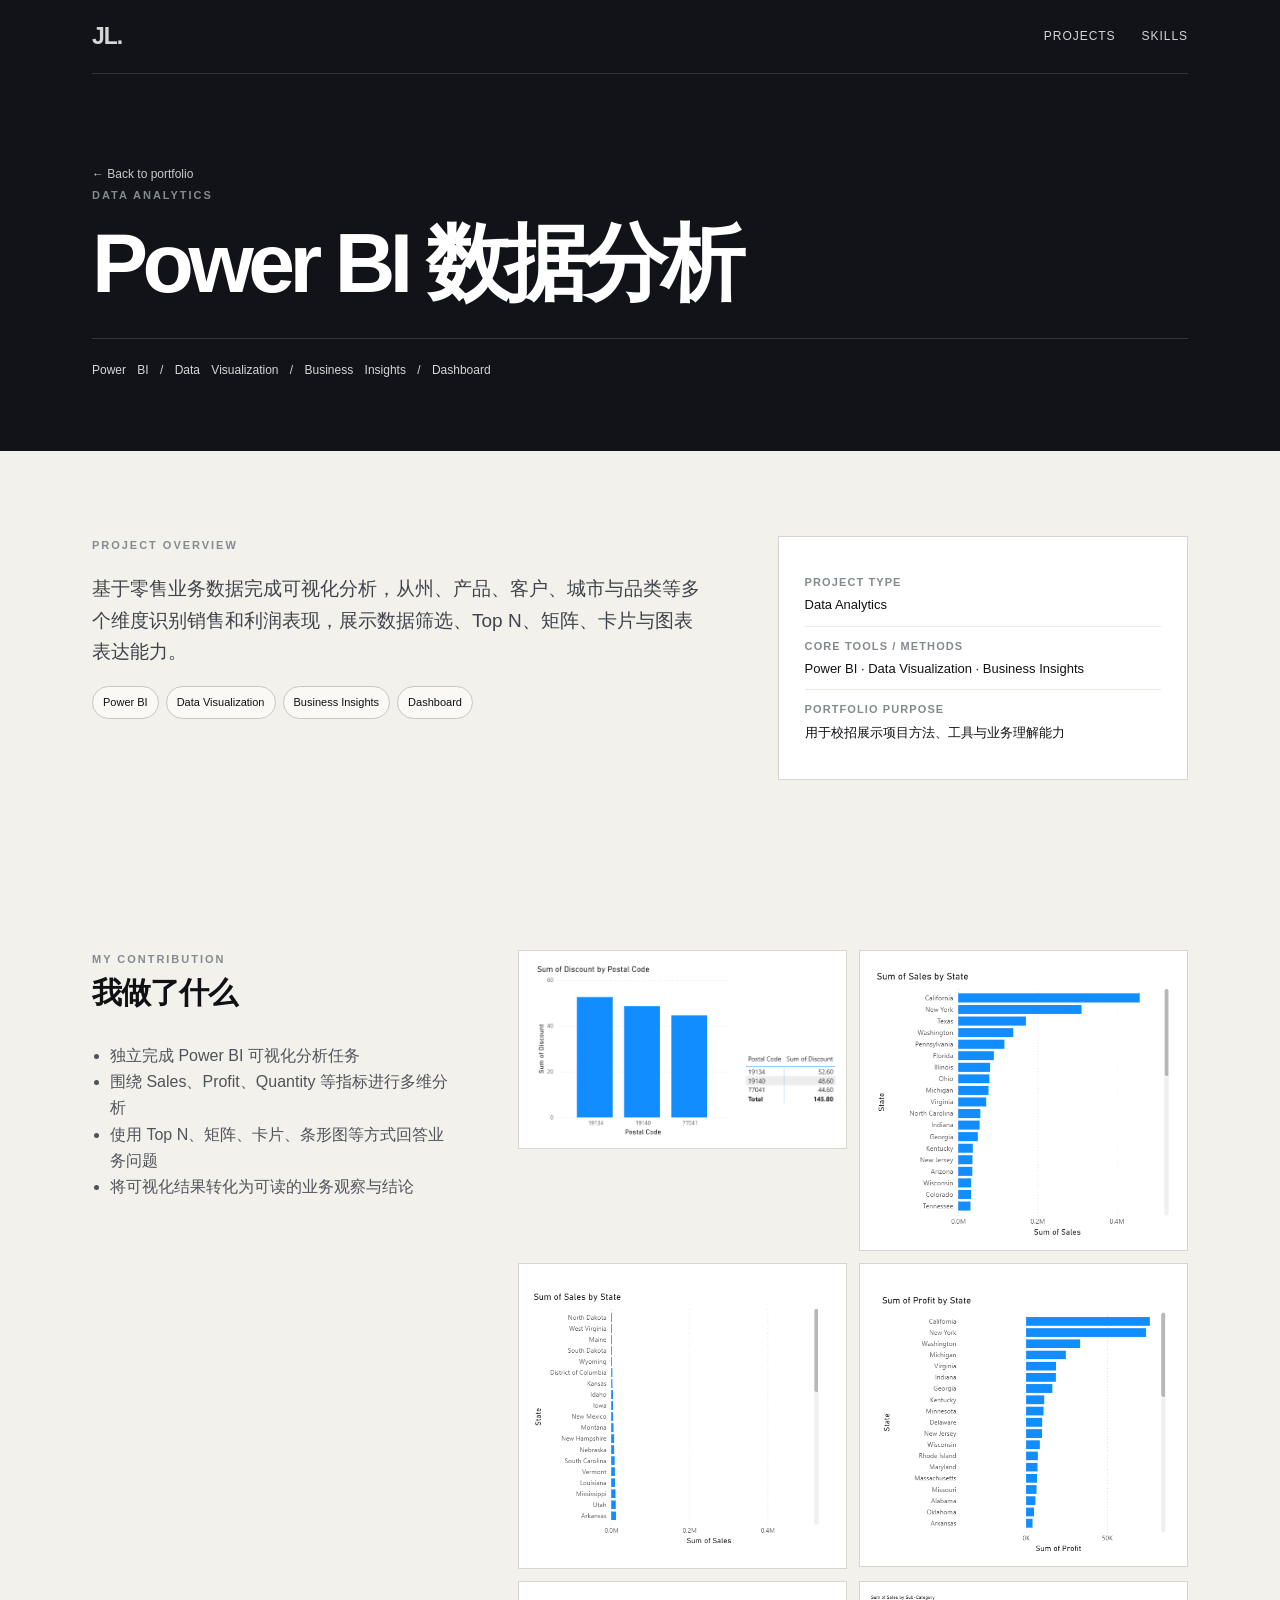
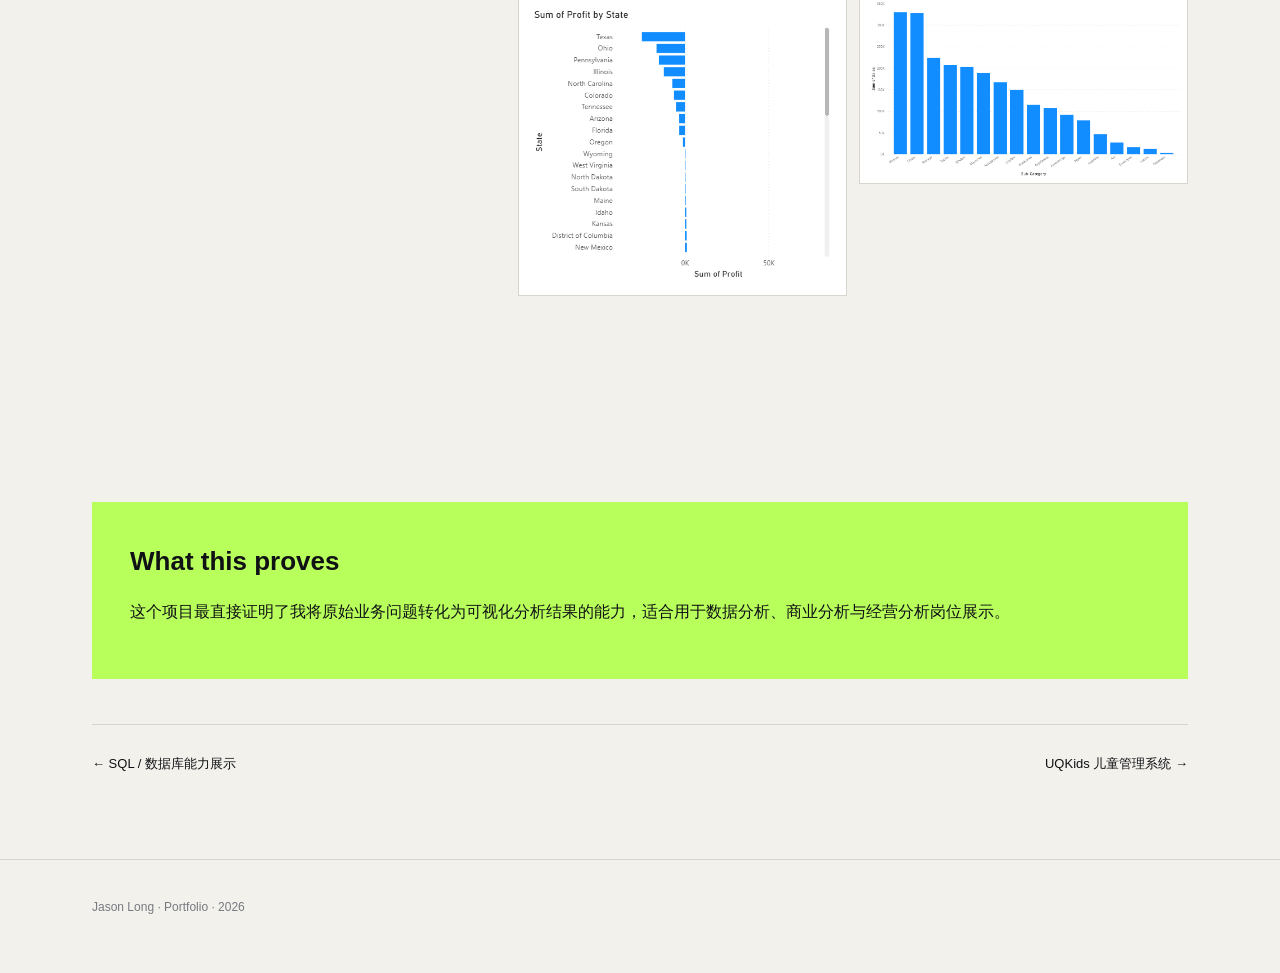
<file: projects/powerbi/index.html>
<!doctype html><html lang="zh-CN"><head>
<meta charset="utf-8"><meta name="viewport" content="width=device-width,initial-scale=1">
<title>Power BI 数据分析 | Jason Long Portfolio</title>
<link rel="stylesheet" href="../../assets/style.css"></head>
<body>
<header class="top"><div class="wrap">
<nav><a class="logo" href="../../index.html">JL.</a><a href="../../index.html#projects">PROJECTS</a><a href="../../index.html#skills">SKILLS</a></nav>
<div class="project-hero">
 <a class="back" href="../../index.html#projects">← Back to portfolio</a>
 <div class="kicker">Data Analytics</div><h1>Power BI 数据分析</h1>
 <div class="skillbar">Power BI / Data Visualization / Business Insights / Dashboard</div>
</div></div></header>
<main>
<section><div class="wrap project-summary">
 <div><div class="eyebrow">PROJECT OVERVIEW</div><p>基于零售业务数据完成可视化分析，从州、产品、客户、城市与品类等多个维度识别销售和利润表现，展示数据筛选、Top N、矩阵、卡片与图表表达能力。</p><div class="tags"><span>Power BI</span><span>Data Visualization</span><span>Business Insights</span><span>Dashboard</span></div></div>
 <div class="factbox"><div><b>PROJECT TYPE</b>Data Analytics</div><div><b>CORE TOOLS / METHODS</b>Power BI · Data Visualization · Business Insights</div><div><b>PORTFOLIO PURPOSE</b>用于校招展示项目方法、工具与业务理解能力</div></div>
</div></section>
<section><div class="wrap content-grid">
 <div><div class="eyebrow">MY CONTRIBUTION</div><h2>我做了什么</h2><ul class="bullets"><li>独立完成 Power BI 可视化分析任务</li><li>围绕 Sales、Profit、Quantity 等指标进行多维分析</li><li>使用 Top N、矩阵、卡片、条形图等方式回答业务问题</li><li>将可视化结果转化为可读的业务观察与结论</li></ul></div>
 <div><div class="gallery"><img src="../../assets/powerbi_1.png"><img src="../../assets/powerbi_2.png"><img src="../../assets/powerbi_3.png"><img src="../../assets/powerbi_4.png"><img src="../../assets/powerbi_5.png"><img src="../../assets/powerbi_6.png"></div></div>
</div></section>
<section><div class="wrap"><div class="callout"><h3>What this proves</h3><p>这个项目最直接证明了我将原始业务问题转化为可视化分析结果的能力，适合用于数据分析、商业分析与经营分析岗位展示。</p></div>
<div class="nav-projects"><a href="../sql/index.html">← SQL / 数据库能力展示</a><a href="../uqkids/index.html">UQKids 儿童管理系统 →</a></div>
</div></section></main>
<footer class="footer"><div class="wrap">Jason Long · Portfolio · 2026</div></footer>
</body></html>
</file>
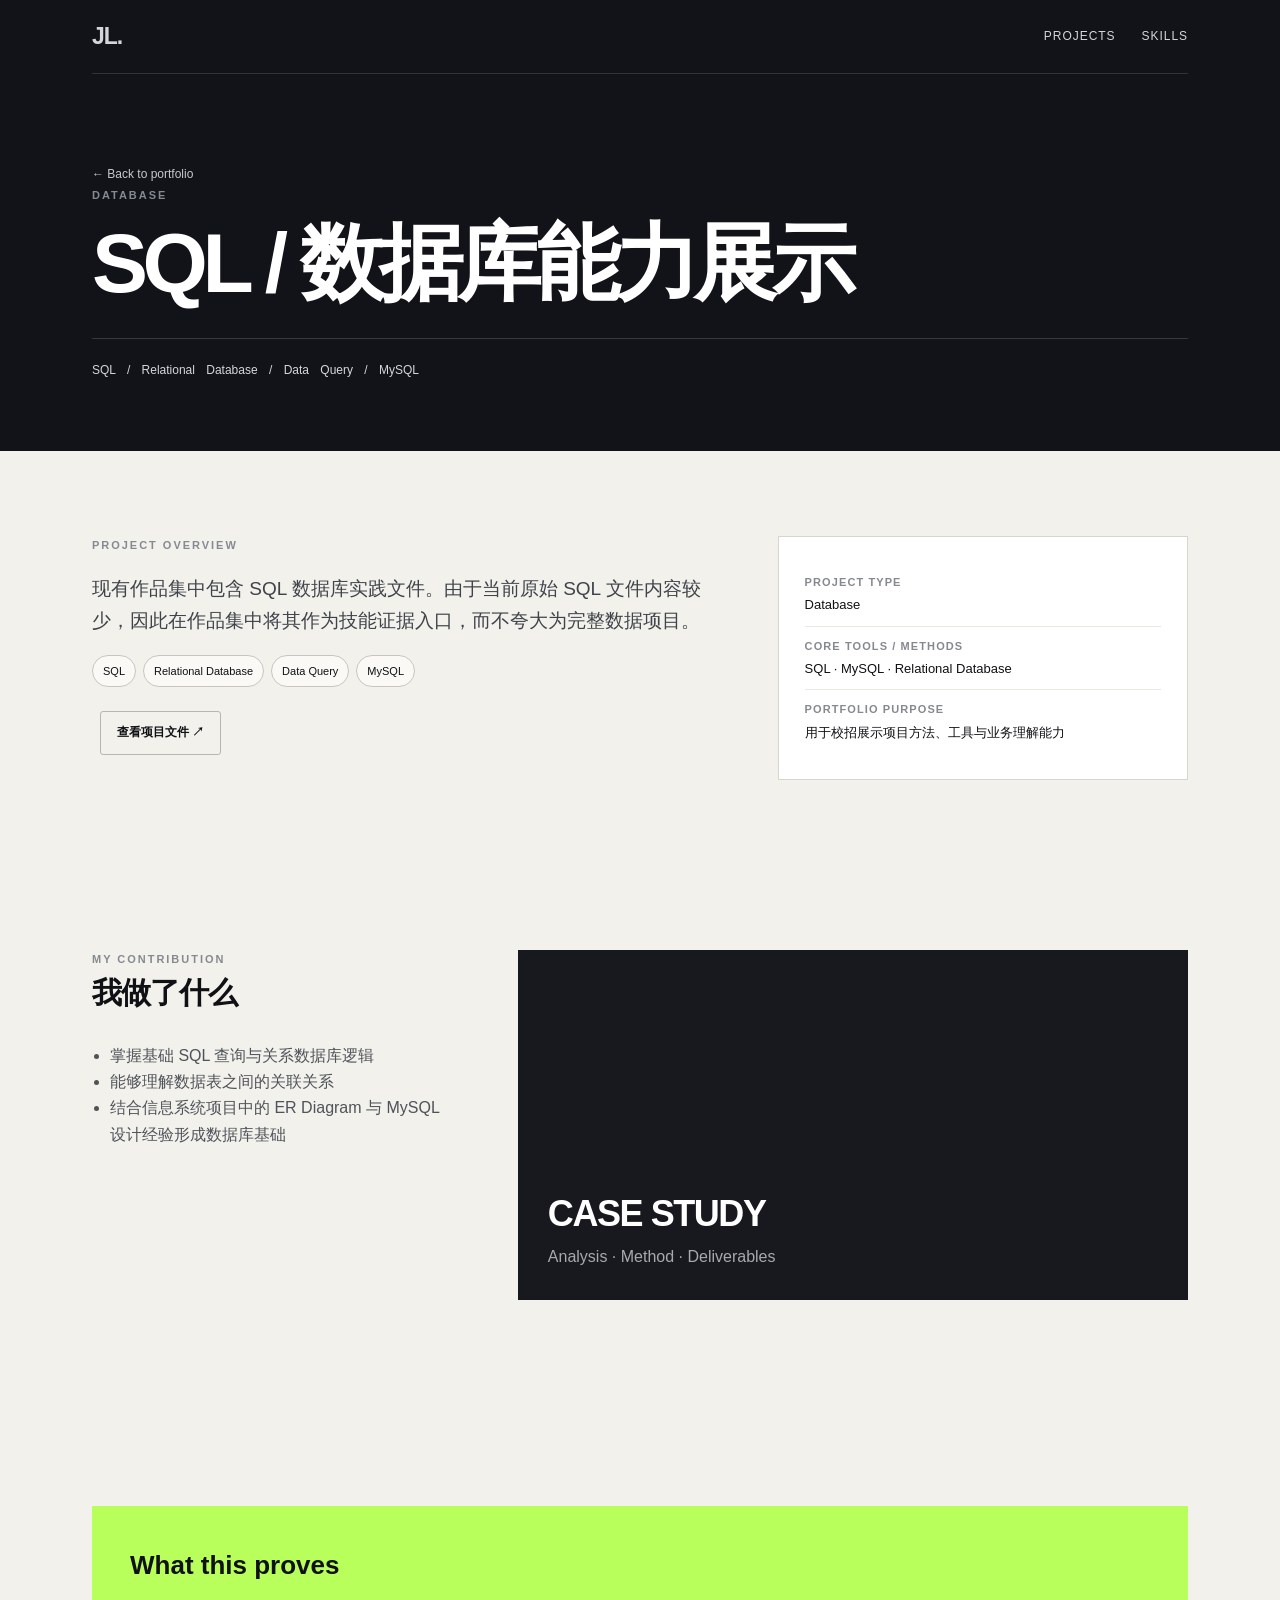
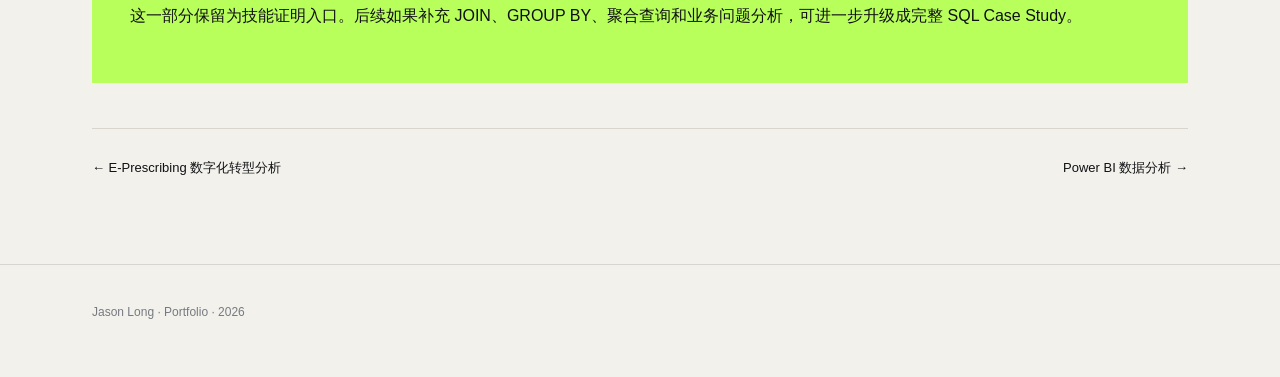
<file: projects/sql/index.html>
<!doctype html><html lang="zh-CN"><head>
<meta charset="utf-8"><meta name="viewport" content="width=device-width,initial-scale=1">
<title>SQL / 数据库能力展示 | Jason Long Portfolio</title>
<link rel="stylesheet" href="../../assets/style.css"></head>
<body>
<header class="top"><div class="wrap">
<nav><a class="logo" href="../../index.html">JL.</a><a href="../../index.html#projects">PROJECTS</a><a href="../../index.html#skills">SKILLS</a></nav>
<div class="project-hero">
 <a class="back" href="../../index.html#projects">← Back to portfolio</a>
 <div class="kicker">Database</div><h1>SQL / 数据库能力展示</h1>
 <div class="skillbar">SQL / Relational Database / Data Query / MySQL</div>
</div></div></header>
<main>
<section><div class="wrap project-summary">
 <div><div class="eyebrow">PROJECT OVERVIEW</div><p>现有作品集中包含 SQL 数据库实践文件。由于当前原始 SQL 文件内容较少，因此在作品集中将其作为技能证据入口，而不夸大为完整数据项目。</p><div class="tags"><span>SQL</span><span>Relational Database</span><span>Data Query</span><span>MySQL</span></div><a class="btn alt" href="../../files/leafwine_sql.txt" target="_blank">查看项目文件 ↗</a></div>
 <div class="factbox"><div><b>PROJECT TYPE</b>Database</div><div><b>CORE TOOLS / METHODS</b>SQL · MySQL · Relational Database</div><div><b>PORTFOLIO PURPOSE</b>用于校招展示项目方法、工具与业务理解能力</div></div>
</div></section>
<section><div class="wrap content-grid">
 <div><div class="eyebrow">MY CONTRIBUTION</div><h2>我做了什么</h2><ul class="bullets"><li>掌握基础 SQL 查询与关系数据库逻辑</li><li>能够理解数据表之间的关联关系</li><li>结合信息系统项目中的 ER Diagram 与 MySQL 设计经验形成数据库基础</li></ul></div>
 <div><div class="placeholder"><b>CASE STUDY</b><span>Analysis · Method · Deliverables</span></div></div>
</div></section>
<section><div class="wrap"><div class="callout"><h3>What this proves</h3><p>这一部分保留为技能证明入口。后续如果补充 JOIN、GROUP BY、聚合查询和业务问题分析，可进一步升级成完整 SQL Case Study。</p></div>
<div class="nav-projects"><a href="../eprescribing/index.html">← E-Prescribing 数字化转型分析</a><a href="../powerbi/index.html">Power BI 数据分析 →</a></div>
</div></section></main>
<footer class="footer"><div class="wrap">Jason Long · Portfolio · 2026</div></footer>
</body></html>
</file>
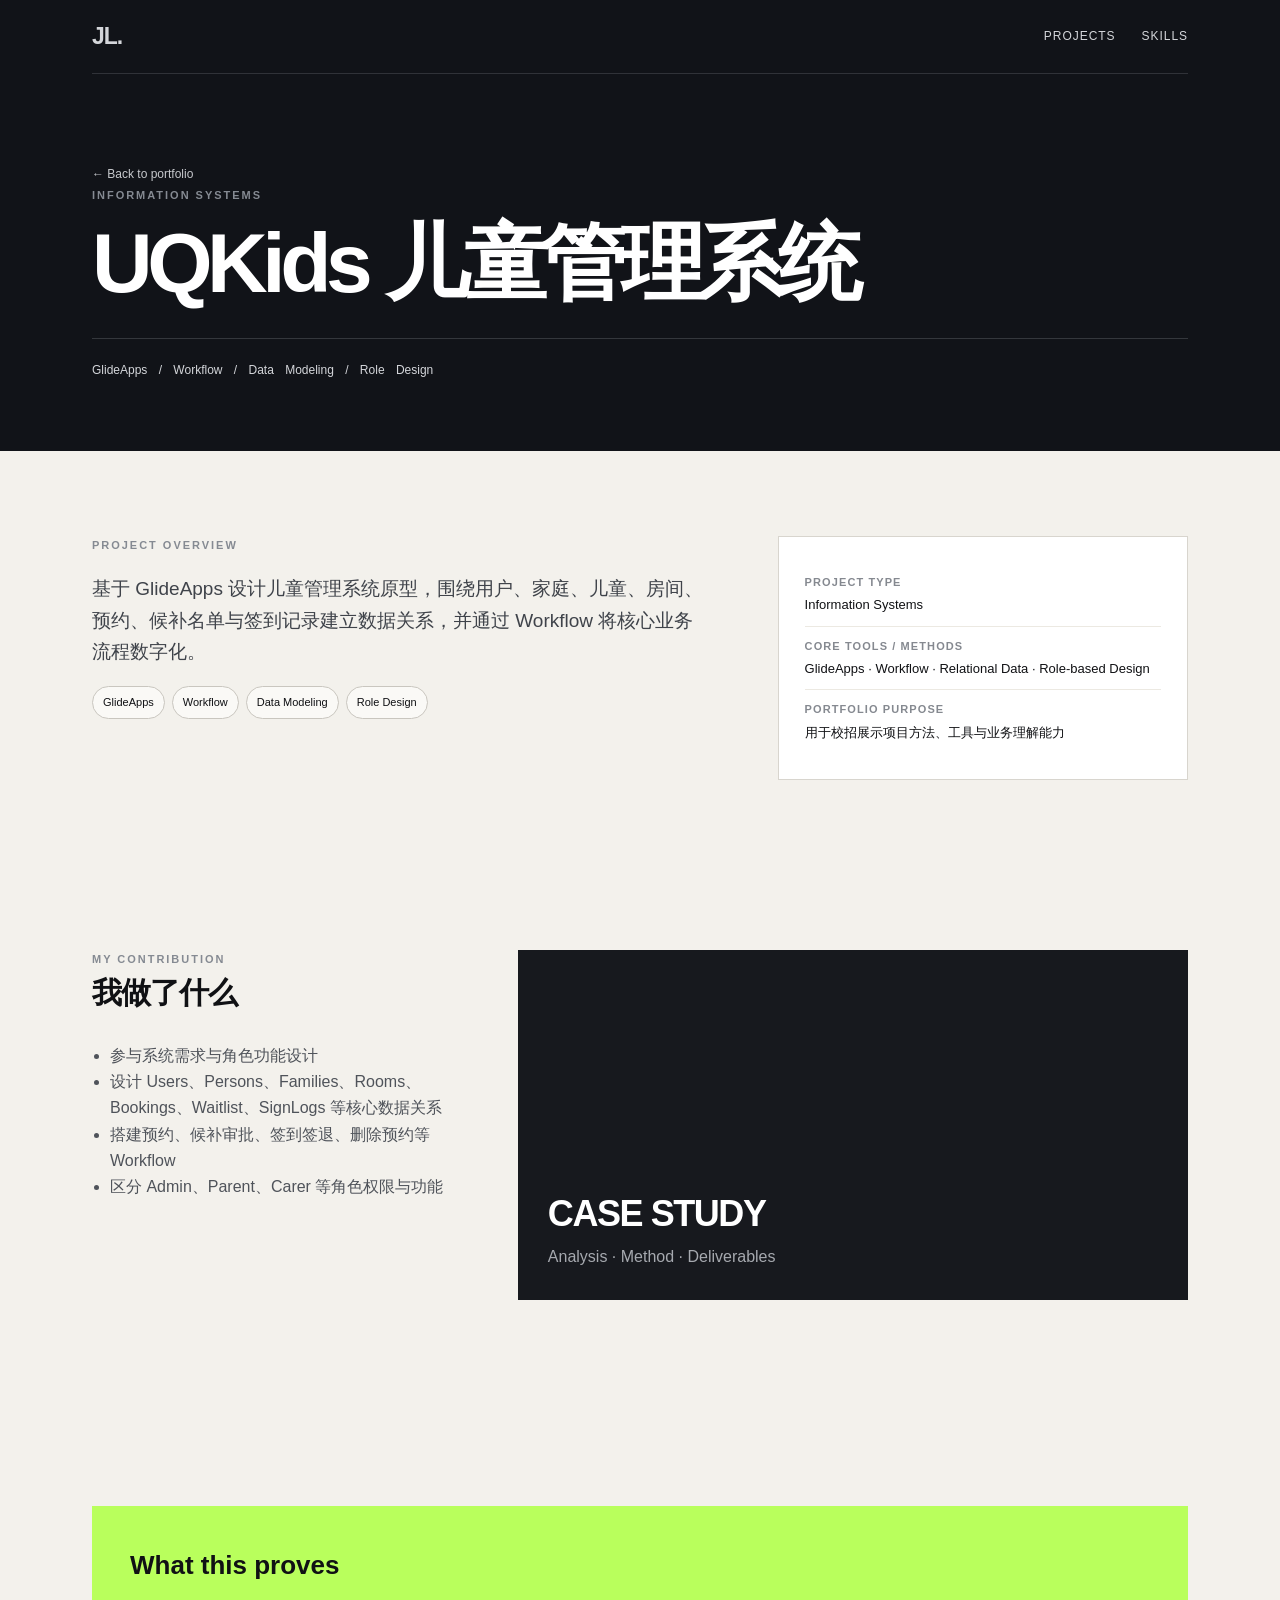
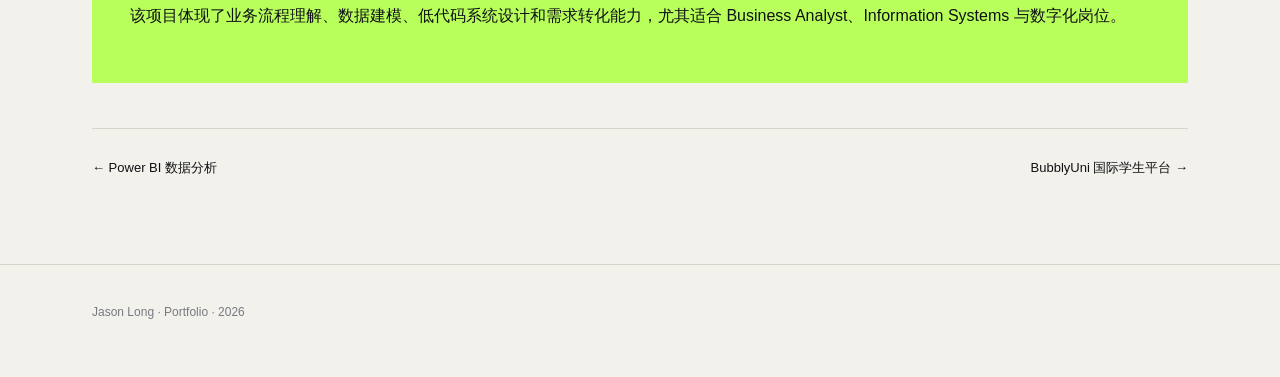
<file: projects/uqkids/index.html>
<!doctype html><html lang="zh-CN"><head>
<meta charset="utf-8"><meta name="viewport" content="width=device-width,initial-scale=1">
<title>UQKids 儿童管理系统 | Jason Long Portfolio</title>
<link rel="stylesheet" href="../../assets/style.css"></head>
<body>
<header class="top"><div class="wrap">
<nav><a class="logo" href="../../index.html">JL.</a><a href="../../index.html#projects">PROJECTS</a><a href="../../index.html#skills">SKILLS</a></nav>
<div class="project-hero">
 <a class="back" href="../../index.html#projects">← Back to portfolio</a>
 <div class="kicker">Information Systems</div><h1>UQKids 儿童管理系统</h1>
 <div class="skillbar">GlideApps / Workflow / Data Modeling / Role Design</div>
</div></div></header>
<main>
<section><div class="wrap project-summary">
 <div><div class="eyebrow">PROJECT OVERVIEW</div><p>基于 GlideApps 设计儿童管理系统原型，围绕用户、家庭、儿童、房间、预约、候补名单与签到记录建立数据关系，并通过 Workflow 将核心业务流程数字化。</p><div class="tags"><span>GlideApps</span><span>Workflow</span><span>Data Modeling</span><span>Role Design</span></div></div>
 <div class="factbox"><div><b>PROJECT TYPE</b>Information Systems</div><div><b>CORE TOOLS / METHODS</b>GlideApps · Workflow · Relational Data · Role-based Design</div><div><b>PORTFOLIO PURPOSE</b>用于校招展示项目方法、工具与业务理解能力</div></div>
</div></section>
<section><div class="wrap content-grid">
 <div><div class="eyebrow">MY CONTRIBUTION</div><h2>我做了什么</h2><ul class="bullets"><li>参与系统需求与角色功能设计</li><li>设计 Users、Persons、Families、Rooms、Bookings、Waitlist、SignLogs 等核心数据关系</li><li>搭建预约、候补审批、签到签退、删除预约等 Workflow</li><li>区分 Admin、Parent、Carer 等角色权限与功能</li></ul></div>
 <div><div class="placeholder"><b>CASE STUDY</b><span>Analysis · Method · Deliverables</span></div></div>
</div></section>
<section><div class="wrap"><div class="callout"><h3>What this proves</h3><p>该项目体现了业务流程理解、数据建模、低代码系统设计和需求转化能力，尤其适合 Business Analyst、Information Systems 与数字化岗位。</p></div>
<div class="nav-projects"><a href="../powerbi/index.html">← Power BI 数据分析</a><a href="../bubblyuni/index.html">BubblyUni 国际学生平台 →</a></div>
</div></section></main>
<footer class="footer"><div class="wrap">Jason Long · Portfolio · 2026</div></footer>
</body></html>
</file>
<file: assets/style.css>
:root{
  --ink:#101114;--muted:#6d7178;--paper:#f3f1ec;--card:#fff;
  --line:#d8d5ce;--accent:#b9ff5c;--dark:#111318;--soft:#e9e6de;
}
*{box-sizing:border-box}
html{scroll-behavior:smooth}
body{margin:0;background:var(--paper);color:var(--ink);font-family:Arial,"Microsoft YaHei",sans-serif;line-height:1.65}
a{color:inherit;text-decoration:none}
.wrap{max-width:1180px;margin:auto;padding:0 42px}
.top{background:var(--dark);color:#fff}
nav{height:74px;display:flex;align-items:center;gap:26px;border-bottom:1px solid #303238}
.logo{font-size:23px;font-weight:800;letter-spacing:-1px;margin-right:auto}
nav a{font-size:12px;color:#d4d6da;letter-spacing:.08em}
.hero{padding:100px 0 86px;display:grid;grid-template-columns:1.35fr .65fr;gap:70px;align-items:end}
.kicker,.eyebrow{font-size:11px;letter-spacing:.18em;font-weight:800;text-transform:uppercase;color:#858a92}
.hero .kicker{color:var(--accent)}
h1{font-size:clamp(62px,8.8vw,112px);line-height:.88;letter-spacing:-.065em;margin:20px 0 34px}
h1 span{color:var(--accent)}
.hero p{color:#c6c8cd;max-width:720px;font-size:18px}
.meta{border-left:1px solid #3b3e43;padding-left:28px;color:#aeb1b8;font-size:14px}
.meta b{display:block;color:#fff;margin:16px 0 4px}
.skillbar{margin-top:38px;border-top:1px solid #34373c;padding-top:22px;color:#d4d6da;font-size:12px;word-spacing:8px}
section{padding:85px 0}
.profile{display:grid;grid-template-columns:.65fr 1.35fr;gap:90px;border-bottom:1px solid var(--line)}
.profile h2,.section-title{font-size:46px;letter-spacing:-.045em;line-height:1.08;margin:8px 0}
.profile p{font-size:18px;color:#4f535a}
.skills-grid{display:grid;grid-template-columns:repeat(4,1fr);gap:12px;margin-top:32px}
.skill{background:#fff;border:1px solid var(--line);padding:22px}
.skill b{display:block;font-size:15px;margin-bottom:8px}.skill span{font-size:12px;color:var(--muted)}
.section-title{margin-bottom:50px}
.case{border-top:1px solid var(--line);padding:34px 0 48px}
.case-head{display:flex;justify-content:space-between;font-size:11px;letter-spacing:.12em;text-transform:uppercase;color:#7d8188;margin-bottom:24px}
.case-grid{display:grid;grid-template-columns:.75fr 1.25fr;gap:48px;align-items:start}
.case h3{font-size:31px;line-height:1.15;letter-spacing:-.03em;margin:0 0 16px}
.case p{color:#555961;margin:0 0 22px}
.tags{display:flex;flex-wrap:wrap;gap:7px;margin:18px 0 24px}
.tags span{font-size:11px;padding:6px 10px;border:1px solid #c9c6bf;border-radius:999px;background:#faf9f6}
.btn{display:inline-block;background:var(--dark);color:#fff;padding:11px 16px;font-size:12px;font-weight:700;border-radius:3px}
.btn.alt{background:transparent;color:var(--ink);border:1px solid #b9b6ae;margin-left:8px}
.visuals{display:grid;grid-template-columns:2fr 1fr;grid-template-rows:170px 170px;gap:9px}
.visuals img{width:100%;height:100%;object-fit:contain;background:white;border:1px solid #ddd9d1;padding:5px}
.visuals img:first-child{grid-row:1/3}
.placeholder{height:350px;background:#17191e;color:#fff;display:flex;flex-direction:column;justify-content:flex-end;padding:30px}
.placeholder b{font-size:36px;letter-spacing:-.04em}.placeholder span{color:#a6a9af}
.footer{border-top:1px solid var(--line);padding:38px 0 55px;font-size:12px;color:#767a80}

/* project page */
.project-hero{padding:86px 0 70px}
.back{font-size:12px;color:#c7c9cd}
.project-hero h1{font-size:clamp(46px,7vw,84px);margin:22px 0}
.project-summary{display:grid;grid-template-columns:1.2fr .8fr;gap:70px}
.project-summary p{font-size:19px;color:#3f434a}
.factbox{background:#fff;border:1px solid var(--line);padding:26px}
.factbox div{padding:10px 0;border-bottom:1px solid #ece9e2;font-size:13px}.factbox div:last-child{border:0}
.factbox b{display:block;font-size:11px;color:#858990;letter-spacing:.1em;margin-bottom:3px}
.content-grid{display:grid;grid-template-columns:.7fr 1.3fr;gap:65px}
.content-grid h2{font-size:30px;letter-spacing:-.03em;margin-top:0}
.bullets{margin:0;padding-left:18px;color:#4f535a}
.gallery{display:grid;grid-template-columns:repeat(2,1fr);gap:12px}
.gallery img{width:100%;background:#fff;border:1px solid var(--line);padding:6px;min-height:180px;object-fit:contain}
.callout{background:var(--accent);padding:38px;margin-top:36px}
.callout h3{font-size:26px;margin:0 0 10px}
.nav-projects{display:flex;justify-content:space-between;border-top:1px solid var(--line);padding-top:28px;margin-top:45px;font-size:13px}
@media(max-width:800px){
 .wrap{padding:0 20px}.hero,.profile,.case-grid,.project-summary,.content-grid{grid-template-columns:1fr;gap:28px}
 .meta{border-left:0;padding-left:0}.skills-grid{grid-template-columns:1fr 1fr}
 .visuals{grid-template-columns:1fr;grid-template-rows:auto}.visuals img,.visuals img:first-child{grid-row:auto;height:auto}
 .gallery{grid-template-columns:1fr}
}
</file>
